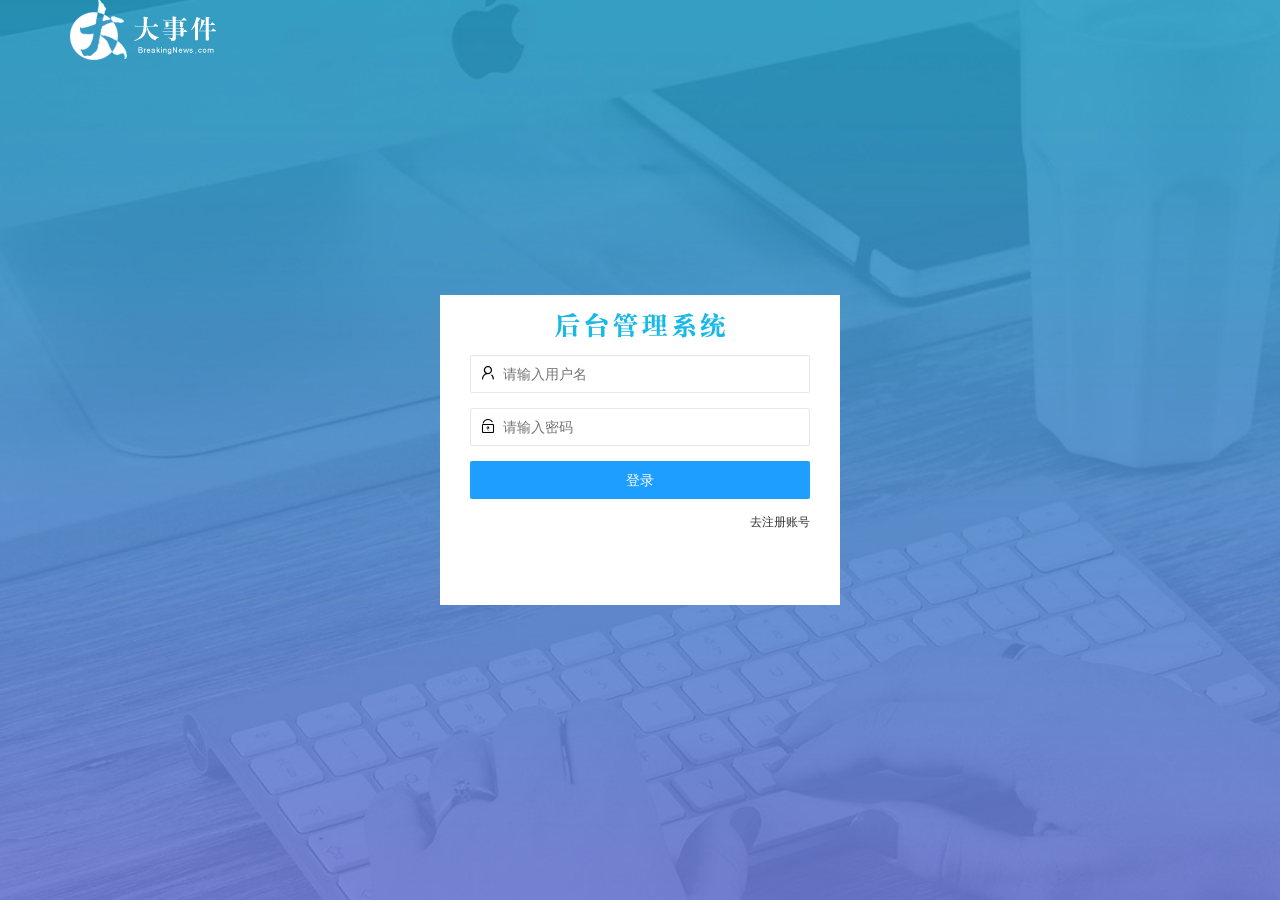
<file: login.html>
<!DOCTYPE html>
<html lang="en">

<head>
    <meta charset="UTF-8" />
    <meta name="viewport" content="width=device-width, initial-scale=1.0" />
    <title>大事件-登录/注册</title>
    <!-- 导入 LayUI 的样式 -->
    <link rel="stylesheet" href="/assets/lib/layui/css/layui.css" />
    <!-- 导入自己的样式表 -->
    <link rel="stylesheet" href="/assets/css/login.css" />
</head>

<body>
    <!-- 头部的 Logo 区域 -->
    <div class="layui-main">
        <img src="/assets/images/logo.png" alt="" />
    </div>

    <!-- 登录注册区域 -->
    <div class="loginAndRegBox">
        <div class="title-box"></div>
        <!-- 登录的div -->
        <div class="login-box">
            <!-- 登录的表单 -->
            <form class="layui-form" id="form_login">
                <!-- 用户名 -->
                <div class="layui-form-item">
                    <i class="layui-icon layui-icon-username"></i>
                    <input type="text" name="username" required lay-verify="required" placeholder="请输入用户名" autocomplete="off" class="layui-input" />
                </div>
                <!-- 密码 -->
                <div class="layui-form-item">
                    <i class="layui-icon layui-icon-password"></i>
                    <input type="password" name="password" required lay-verify="required|pwd" placeholder="请输入密码" autocomplete="off" class="layui-input" />
                </div>
                <!-- 登录按钮 -->
                <div class="layui-form-item">
                    <!-- 注意：表单提交按钮和普通按钮的区别，就是 lay-submit 属性 -->
                    <button class="layui-btn layui-btn-fluid layui-btn-normal" lay-submit>登录</button>
                </div>
                <div class="layui-form-item links">
                    <a href="javascript:;" id="link_reg">去注册账号</a>
                </div>
            </form>
        </div>
        <!-- 注册的div -->
        <div class="reg-box">
            <!-- 注册的表单 -->
            <form class="layui-form" id="form_reg">
                <!-- 用户名 -->
                <div class="layui-form-item">
                    <i class="layui-icon layui-icon-username"></i>
                    <input type="text" name="username" required lay-verify="required" placeholder="请输入用户名" autocomplete="off" class="layui-input" />
                </div>
                <!-- 密码 -->
                <div class="layui-form-item">
                    <i class="layui-icon layui-icon-password"></i>
                    <input type="password" name="password" required lay-verify="required|pwd" placeholder="请输入密码" autocomplete="off" class="layui-input" />
                </div>
                <!-- 密码确认框 -->
                <div class="layui-form-item">
                    <i class="layui-icon layui-icon-password"></i>
                    <input type="password" name="repassword" required lay-verify="required|pwd|repwd" placeholder="再次确认密码" autocomplete="off" class="layui-input" />
                </div>
                <!-- 注册按钮 -->
                <div class="layui-form-item">
                    <!-- 注意：表单提交按钮和普通按钮的区别，就是 lay-submit 属性 -->
                    <button class="layui-btn layui-btn-fluid layui-btn-normal" lay-submit>注册</button>
                </div>
                <div class="layui-form-item links">
                    <a href="javascript:;" id="link_login">去登录</a>
                </div>
            </form>
        </div>
    </div>

    <!-- 导入 Layui 的JS文件 -->
    <script src="/assets/lib/layui/layui.all.js"></script>
    <!-- 导入 JQuery -->
    <script src="/assets/lib/jquery.js"></script>
    <!-- 导入自己封装的 baseAPI.js -->
    <script src="/assets/js/baseAPI.js"></script>
    <!-- 导入自己的 JavaScript 脚本 -->
    <script src="/assets/js/login.js"></script>
</body>

</html>
</file>
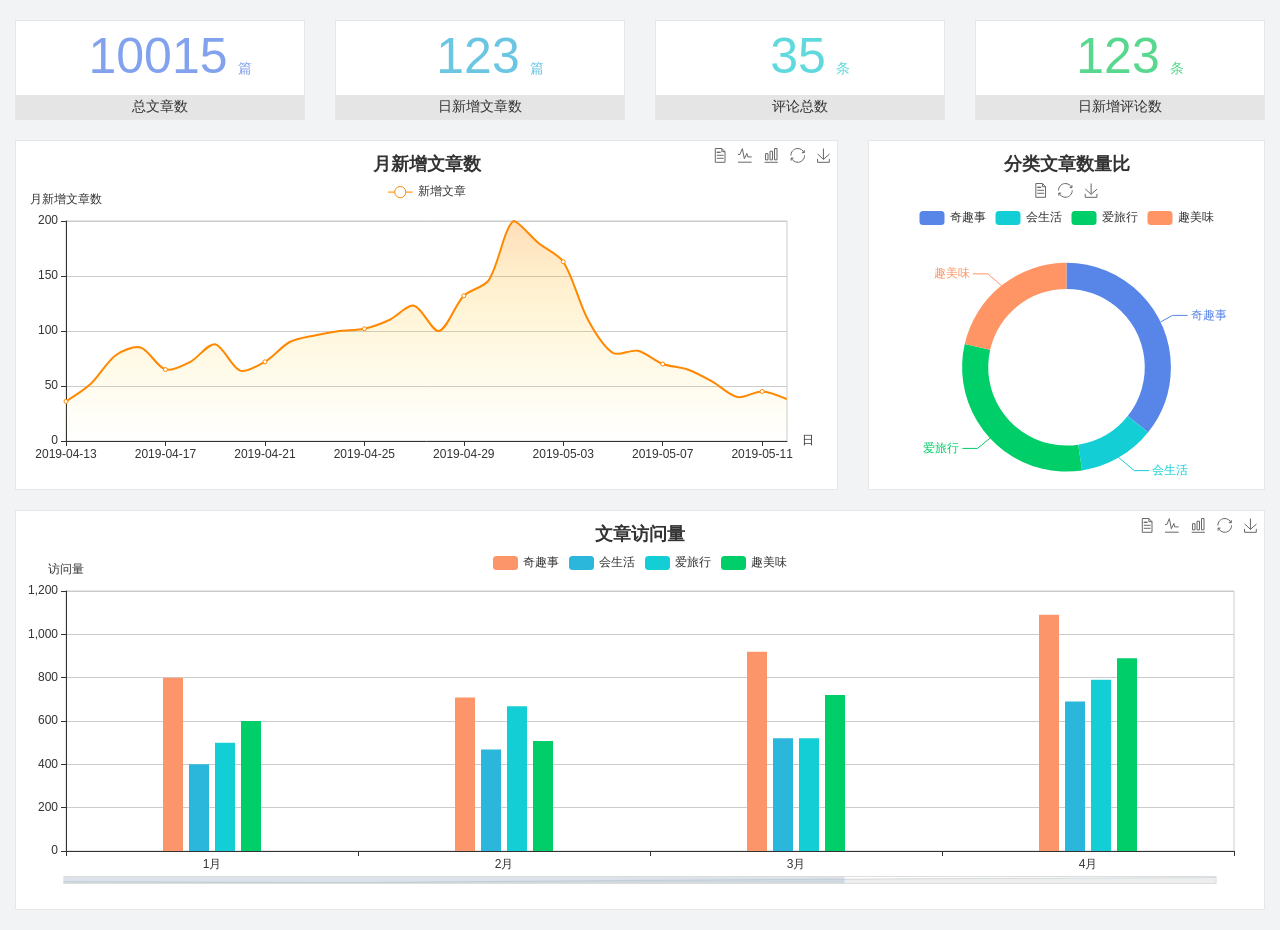
<file: home/dashboard.html>
<!DOCTYPE html>
<html lang="en">

<head>
  <meta charset="UTF-8">
  <meta name="viewport" content="width=device-width, initial-scale=1.0">
  <meta http-equiv="X-UA-Compatible" content="ie=edge">
  <title>图表统计</title>
  <link rel="stylesheet" href="../../assets/lib/bootstrap.css" />
  <link rel="stylesheet" href="../../assets/lib/main.css" />
  <script src="../../assets/lib/jquery.js"></script>
  <script type="text/javascript" src="../../assets/lib/echarts.min.js"></script>
</head>

<body>
  <div class="container-fluid">
    <div class="row spannel_list">
      <div class="col-sm-3 col-xs-6">
        <div class="spannel">
          <em>10015</em><span>篇</span>
          <b>总文章数</b>
        </div>
      </div>
      <div class="col-sm-3 col-xs-6">
        <div class="spannel scolor01">
          <em>123</em><span>篇</span>
          <b>日新增文章数</b>
        </div>
      </div>
      <div class="col-sm-3 col-xs-6">
        <div class="spannel scolor02">
          <em>35</em><span>条</span>
          <b>评论总数</b>
        </div>
      </div>
      <div class="col-sm-3 col-xs-6">
        <div class="spannel scolor03">
          <em>123</em><span>条</span>
          <b>日新增评论数</b>
        </div>
      </div>
    </div>
  </div>

  <div class="container-fluid">
    <div class="row curve-pie">
      <div class="col-lg-8 col-md-8">
        <div class="gragh_pannel" id="curve_show"></div>
      </div>
      <div class="col-lg-4 col-md-4">
        <div class="gragh_pannel" id="pie_show"></div>
      </div>
    </div>
  </div>

  <div class="container-fluid">
    <div class="column_pannel" id="column_show"></div>
  </div>

  <script>
    var oChart = echarts.init(document.getElementById('curve_show'));
    var aList_all = [
      { 'count': 36, 'date': '2019-04-13' },
      { 'count': 52, 'date': '2019-04-14' },
      { 'count': 78, 'date': '2019-04-15' },
      { 'count': 85, 'date': '2019-04-16' },
      { 'count': 65, 'date': '2019-04-17' },
      { 'count': 72, 'date': '2019-04-18' },
      { 'count': 88, 'date': '2019-04-19' },
      { 'count': 64, 'date': '2019-04-20' },
      { 'count': 72, 'date': '2019-04-21' },
      { 'count': 90, 'date': '2019-04-22' },
      { 'count': 96, 'date': '2019-04-23' },
      { 'count': 100, 'date': '2019-04-24' },
      { 'count': 102, 'date': '2019-04-25' },
      { 'count': 110, 'date': '2019-04-26' },
      { 'count': 123, 'date': '2019-04-27' },
      { 'count': 100, 'date': '2019-04-28' },
      { 'count': 132, 'date': '2019-04-29' },
      { 'count': 146, 'date': '2019-04-30' },
      { 'count': 200, 'date': '2019-05-01' },
      { 'count': 180, 'date': '2019-05-02' },
      { 'count': 163, 'date': '2019-05-03' },
      { 'count': 110, 'date': '2019-05-04' },
      { 'count': 80, 'date': '2019-05-05' },
      { 'count': 82, 'date': '2019-05-06' },
      { 'count': 70, 'date': '2019-05-07' },
      { 'count': 65, 'date': '2019-05-08' },
      { 'count': 54, 'date': '2019-05-09' },
      { 'count': 40, 'date': '2019-05-10' },
      { 'count': 45, 'date': '2019-05-11' },
      { 'count': 38, 'date': '2019-05-12' },
    ];

    let aCount = [];
    let aDate = [];

    for (var i = 0; i < aList_all.length; i++) {
      aCount.push(aList_all[i].count);
      aDate.push(aList_all[i].date);
    }

    var chartopt = {
      title: {
        text: '月新增文章数',
        left: 'center',
        top: '10'
      },
      tooltip: {
        trigger: 'axis'
      },
      legend: {
        data: ['新增文章'],
        top: '40'
      },
      toolbox: {
        show: true,
        feature: {
          mark: { show: true },
          dataView: { show: true, readOnly: false },
          magicType: { show: true, type: ['line', 'bar'] },
          restore: { show: true },
          saveAsImage: { show: true }
        }
      },
      calculable: true,
      xAxis: [
        {
          name: '日',
          type: 'category',
          boundaryGap: false,
          data: aDate
        }
      ],
      yAxis: [
        {
          name: '月新增文章数',
          type: 'value'
        }
      ],
      series: [
        {
          name: '新增文章',
          type: 'line',
          smooth: true,
          itemStyle: { normal: { areaStyle: { type: 'default' }, color: '#f80' }, lineStyle: { color: '#f80' } },
          data: aCount
        }],
      areaStyle: {
        normal: {
          color: new echarts.graphic.LinearGradient(0, 0, 0, 1, [{
            offset: 0,
            color: 'rgba(255,136,0,0.39)'
          }, {
            offset: .34,
            color: 'rgba(255,180,0,0.25)'
          }, {
            offset: 1,
            color: 'rgba(255,222,0,0.00)'
          }])

        }
      },
      grid: {
        show: true,
        x: 50,
        x2: 50,
        y: 80,
        height: 220
      }
    };

    oChart.setOption(chartopt);


    var oPie = echarts.init(document.getElementById('pie_show'));
    var oPieopt =
    {
      title: {
        top: 10,
        text: '分类文章数量比',
        x: 'center'
      },
      tooltip: {
        trigger: 'item',
        formatter: "{a} <br/>{b} : {c} ({d}%)"
      },
      color: ['#5885e8', '#13cfd5', '#00ce68', '#ff9565'],
      legend: {
        x: 'center',
        top: 65,
        data: ['奇趣事', '会生活', '爱旅行', '趣美味']
      },
      toolbox: {
        show: true,
        x: 'center',
        top: 35,
        feature: {
          mark: { show: true },
          dataView: { show: true, readOnly: false },
          magicType: {
            show: true,
            type: ['pie', 'funnel'],
            option: {
              funnel: {
                x: '25%',
                width: '50%',
                funnelAlign: 'left',
                max: 1548
              }
            }
          },
          restore: { show: true },
          saveAsImage: { show: true }
        }
      },
      calculable: true,
      series: [
        {
          name: '访问来源',
          type: 'pie',
          radius: ['45%', '60%'],
          center: ['50%', '65%'],
          data: [
            { value: 300, name: '奇趣事' },
            { value: 100, name: '会生活' },
            { value: 260, name: '爱旅行' },
            { value: 180, name: '趣美味' }
          ]
        }
      ]
    };
    oPie.setOption(oPieopt);



    var oColumn = this.echarts.init(document.getElementById('column_show'));
    var oColumnopt =
    {
      title: {
        text: '文章访问量',
        left: 'center',
        top: '10'
      },
      tooltip: {
        trigger: 'axis'
      },
      legend: {
        data: ['奇趣事', '会生活', '爱旅行', '趣美味'],
        top: '40'
      },
      toolbox: {
        show: true,
        feature: {
          mark: { show: true },
          dataView: { show: true, readOnly: false },
          magicType: { show: true, type: ['line', 'bar'] },
          restore: { show: true },
          saveAsImage: { show: true }
        }
      },
      calculable: true,
      xAxis: [
        {
          type: 'category',
          data: ['1月', '2月', '3月', '4月', '5月']
        }
      ],
      yAxis: [
        {
          name: '访问量',
          type: 'value'
        }
      ],
      series: [
        {
          name: '奇趣事',
          type: 'bar',
          barWidth: 20,
          itemStyle: {
            normal: { areaStyle: { type: 'default' }, color: '#fd956a' }
          },
          data: [800, 708, 920, 1090, 1200]
        },
        {
          name: '会生活',
          type: 'bar',
          barWidth: 20,
          itemStyle: {
            normal: { areaStyle: { type: 'default' }, color: '#2bb6db' }
          },
          data: [400, 468, 520, 690, 800]
        },
        {
          name: '爱旅行',
          type: 'bar',
          barWidth: 20,
          itemStyle: {
            normal: { areaStyle: { type: 'default' }, color: '#13cfd5' }
          },
          data: [500, 668, 520, 790, 900]
        },
        {
          name: '趣美味',
          type: 'bar',
          barWidth: 20,
          itemStyle: {
            normal: { areaStyle: { type: 'default' }, color: '#00ce68' }
          },
          data: [600, 508, 720, 890, 1000]
        }
      ],
      grid: {
        show: true,
        x: 50,
        x2: 30,
        y: 80,
        height: 260
      },
      dataZoom: [//给x轴设置滚动条
        {
          start: 0,//默认为0
          end: 100 - 1000 / 31,//默认为100
          type: 'slider',
          show: true,
          xAxisIndex: [0],
          handleSize: 0,//滑动条的 左右2个滑动条的大小
          height: 8,//组件高度
          left: 45, //左边的距离
          right: 50,//右边的距离
          bottom: 26,//右边的距离
          handleColor: '#ddd',//h滑动图标的颜色
          handleStyle: {
            borderColor: "#cacaca",
            borderWidth: "1",
            shadowBlur: 2,
            background: "#ddd",
            shadowColor: "#ddd",
          }
        }]
    };
    oColumn.setOption(oColumnopt);
  </script>
</body>

</html>
</file>
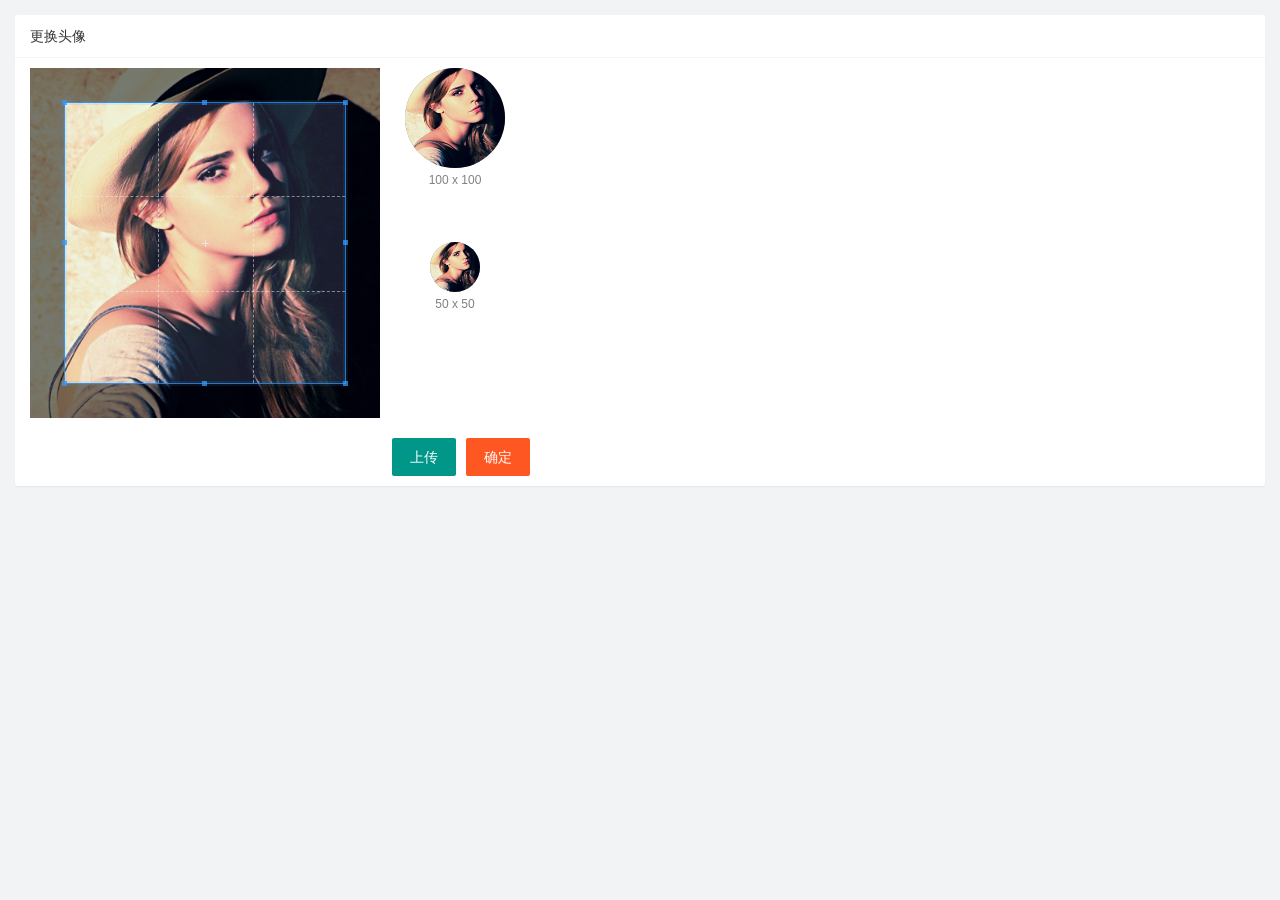
<file: user/user_avatar.html>
<!DOCTYPE html>
<html lang="en">
  <head>
    <meta charset="UTF-8" />
    <meta name="viewport" content="width=device-width, initial-scale=1.0" />
    <title>Document</title>
    <link rel="stylesheet" href="/assets/lib/layui/css/layui.css" />
    <link rel="stylesheet" href="/assets/lib/cropper/cropper.css" />
    <link rel="stylesheet" href="/assets/css/user/user_avatar.css" />
  </head>
  <body>
    <!-- 卡片区域 -->
    <div class="layui-card">
      <div class="layui-card-header">更换头像</div>
      <div class="layui-card-body">
        <!-- 第一行的图片裁剪和预览区域 -->
        <div class="row1">
          <!-- 图片裁剪区域 -->
          <div class="cropper-box">
            <!-- 这个 img 标签很重要，将来会把它初始化为裁剪区域 -->
            <img id="image" src="/assets/images/sample.jpg" />
          </div>
          <!-- 图片的预览区域 -->
          <div class="preview-box">
            <div>
              <!-- 宽高为 100px 的预览区域 -->
              <div class="img-preview w100"></div>
              <p class="size">100 x 100</p>
            </div>
            <div>
              <!-- 宽高为 50px 的预览区域 -->
              <div class="img-preview w50"></div>
              <p class="size">50 x 50</p>
            </div>
          </div>
        </div>

        <!-- 第二行的按钮区域 -->
        <div class="row2">
          <!-- 通过 accept 属性，可以指定，允许用户选择什么类型的文件 -->
          <input type="file" id="file" accept="image/png,image/jpeg" />
          <button type="button" class="layui-btn" id="btnChooseImage">上传</button>
          <button type="button" class="layui-btn layui-btn-danger" id="btnUpload">确定</button>
        </div>
      </div>
    </div>

    <script src="/assets/lib/layui/layui.all.js"></script>
    <script src="/assets/lib/jquery.js"></script>
    <script src="/assets/lib/cropper/Cropper.js"></script>
    <script src="/assets/lib/cropper/jquery-cropper.js"></script>
    <script src="/assets/js/baseAPI.js"></script>
    <script src="/assets/js/user/user_avatar.js"></script>
  </body>
</html>
</file>
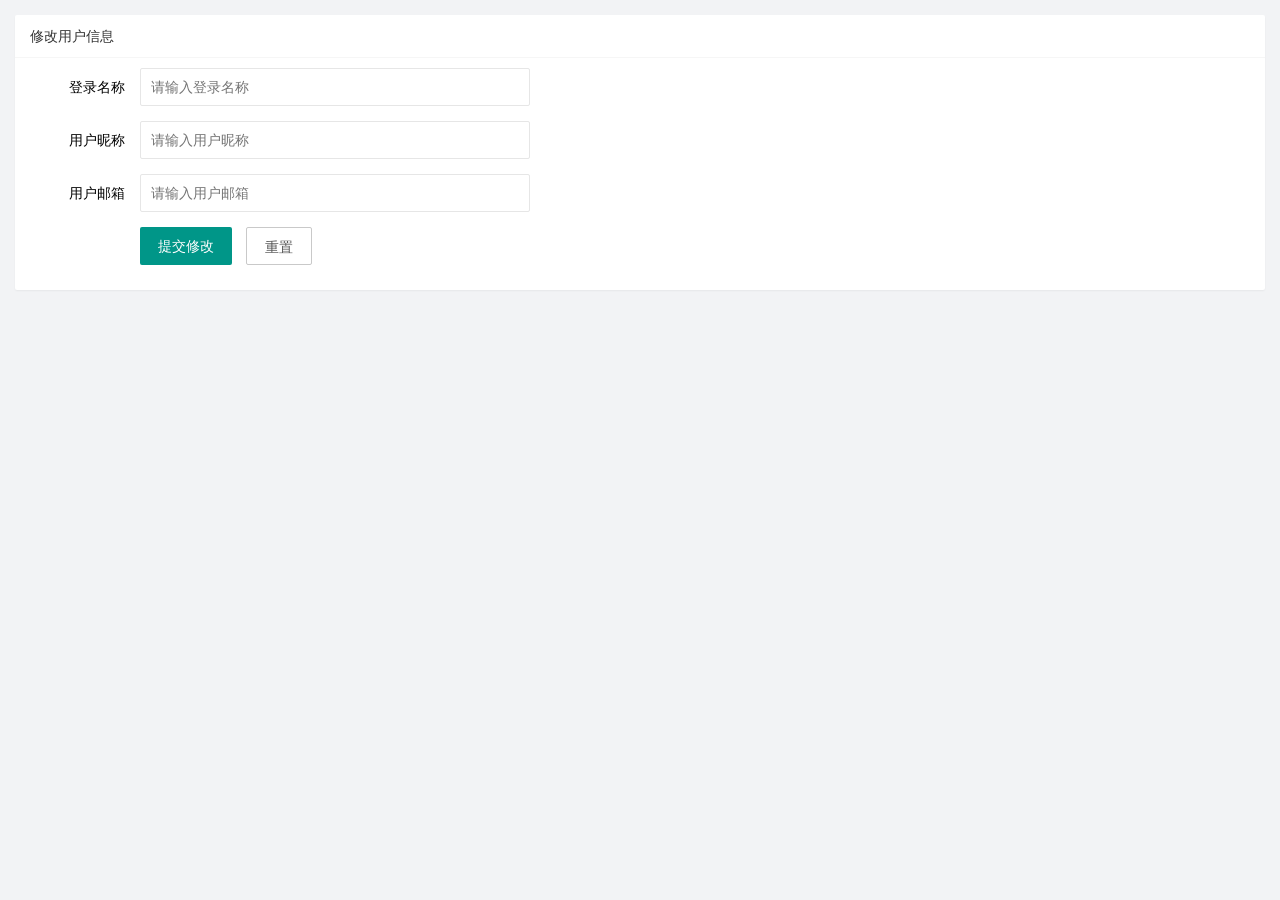
<file: user/user_info.html>
<!DOCTYPE html>
<html lang="en">
  <head>
    <meta charset="UTF-8" />
    <meta name="viewport" content="width=device-width, initial-scale=1.0" />
    <title>Document</title>
    <!-- 导入 layui 的样式 -->
    <link rel="stylesheet" href="/assets/lib/layui/css/layui.css" />
    <!-- 导入自己的样式 -->
    <link rel="stylesheet" href="/assets/css/user/user_info.css" />
  </head>
  <body>
    <!-- 卡片区域 -->
    <div class="layui-card">
      <div class="layui-card-header">修改用户信息</div>
      <div class="layui-card-body">
        <!-- form 表单区域 -->
        <form class="layui-form" lay-filter="formUserInfo">
          <!-- 这是隐藏域 -->
          <input type="hidden" name="id" value="" />
          <div class="layui-form-item">
            <label class="layui-form-label">登录名称</label>
            <div class="layui-input-block">
              <input type="text" name="username" required lay-verify="required" placeholder="请输入登录名称" autocomplete="off" class="layui-input" readonly />
            </div>
          </div>
          <div class="layui-form-item">
            <label class="layui-form-label">用户昵称</label>
            <div class="layui-input-block">
              <input type="text" name="nickname" required lay-verify="required|nickname" placeholder="请输入用户昵称" autocomplete="off" class="layui-input" />
            </div>
          </div>
          <div class="layui-form-item">
            <label class="layui-form-label">用户邮箱</label>
            <div class="layui-input-block">
              <input type="text" name="email" required lay-verify="required|email" placeholder="请输入用户邮箱" autocomplete="off" class="layui-input" />
            </div>
          </div>
          <div class="layui-form-item">
            <div class="layui-input-block">
              <button class="layui-btn" lay-submit lay-filter="formDemo">提交修改</button>
              <button type="reset" class="layui-btn layui-btn-primary" id="btnReset">重置</button>
            </div>
          </div>
        </form>
      </div>
    </div>

    <!-- 导入 layui 的 js -->
    <script src="/assets/lib/layui/layui.all.js"></script>
    <!-- 导入 jquery -->
    <script src="/assets/lib/jquery.js"></script>
    <!-- 导入 baseAPI -->
    <script src="/assets/js/baseAPI.js"></script>
    <!-- 导入自己的 js -->
    <script src="/assets/js/user/user_info.js"></script>
  </body>
</html>
</file>
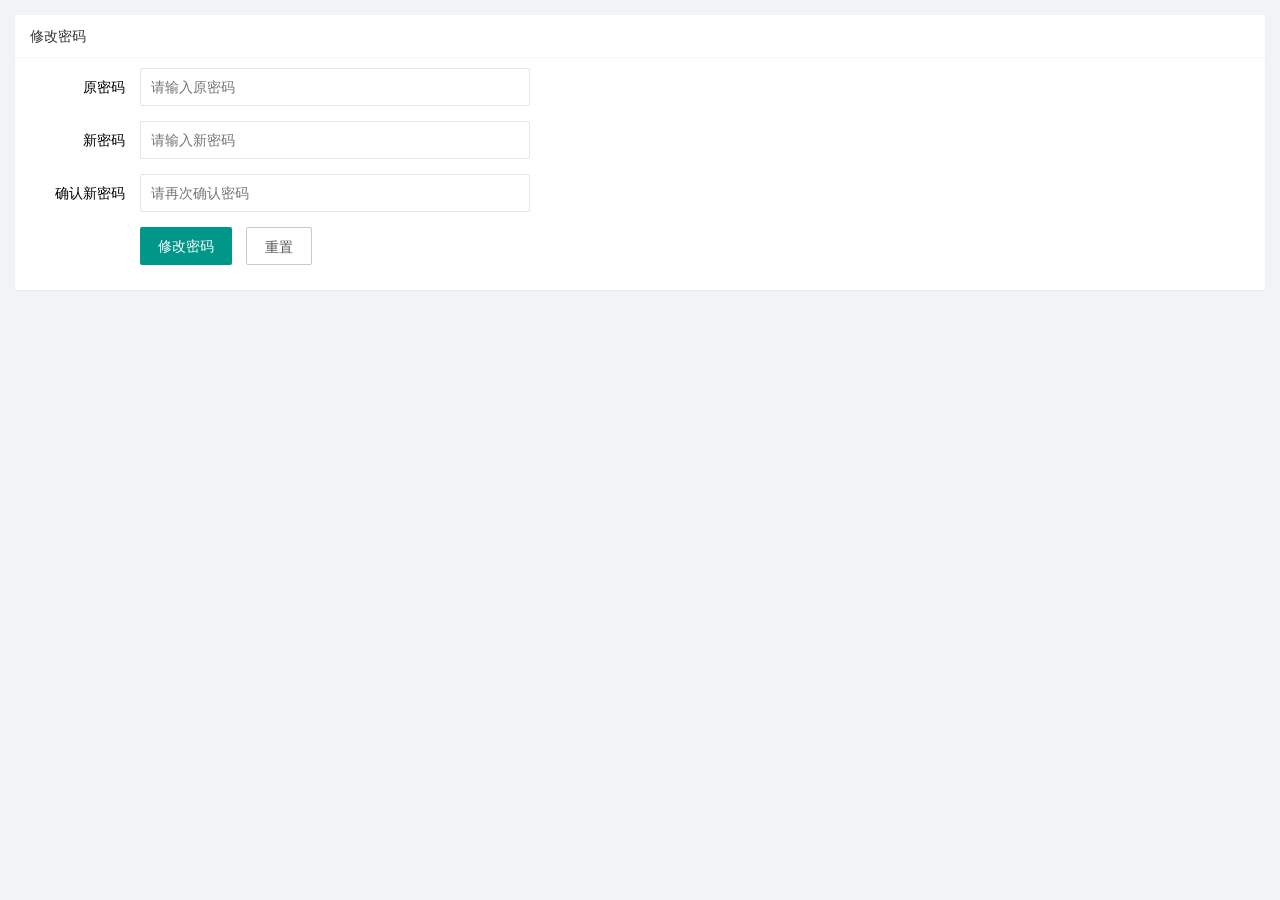
<file: user/user_pwd.html>
<!DOCTYPE html>
<html lang="en">
  <head>
    <meta charset="UTF-8" />
    <meta name="viewport" content="width=device-width, initial-scale=1.0" />
    <title>Document</title>
    <link rel="stylesheet" href="/assets/lib/layui/css/layui.css" />
    <link rel="stylesheet" href="/assets/css/user/user_pwd.css" />
  </head>
  <body>
    <!-- 卡片区域 -->
    <div class="layui-card">
      <div class="layui-card-header">修改密码</div>
      <div class="layui-card-body">
        <form class="layui-form">
          <div class="layui-form-item">
            <label class="layui-form-label">原密码</label>
            <div class="layui-input-block">
              <input type="password" name="oldPwd" required lay-verify="required|pwd" placeholder="请输入原密码" autocomplete="off" class="layui-input" />
            </div>
          </div>
          <div class="layui-form-item">
            <label class="layui-form-label">新密码</label>
            <div class="layui-input-block">
              <input type="password" name="newPwd" required lay-verify="required|pwd|samePwd" placeholder="请输入新密码" autocomplete="off" class="layui-input" />
            </div>
          </div>
          <div class="layui-form-item">
            <label class="layui-form-label">确认新密码</label>
            <div class="layui-input-block">
              <input type="password" name="rePwd" required lay-verify="required|pwd|rePwd" placeholder="请再次确认密码" autocomplete="off" class="layui-input" />
            </div>
          </div>
          <div class="layui-form-item">
            <div class="layui-input-block">
              <button class="layui-btn" lay-submit lay-filter="formDemo">修改密码</button>
              <button type="reset" class="layui-btn layui-btn-primary">重置</button>
            </div>
          </div>
        </form>
      </div>
    </div>

    <!-- 导入 layui 的 js -->
    <script src="/assets/lib/layui/layui.all.js"></script>
    <!-- 导入 jQuery -->
    <script src="/assets/lib/jquery.js"></script>
    <!-- 导入 baseAPI -->
    <script src="/assets/js/baseAPI.js"></script>
    <!-- 导入自己的 js -->
    <script src="/assets/js/user/user_pwd.js"></script>
  </body>
</html>
</file>
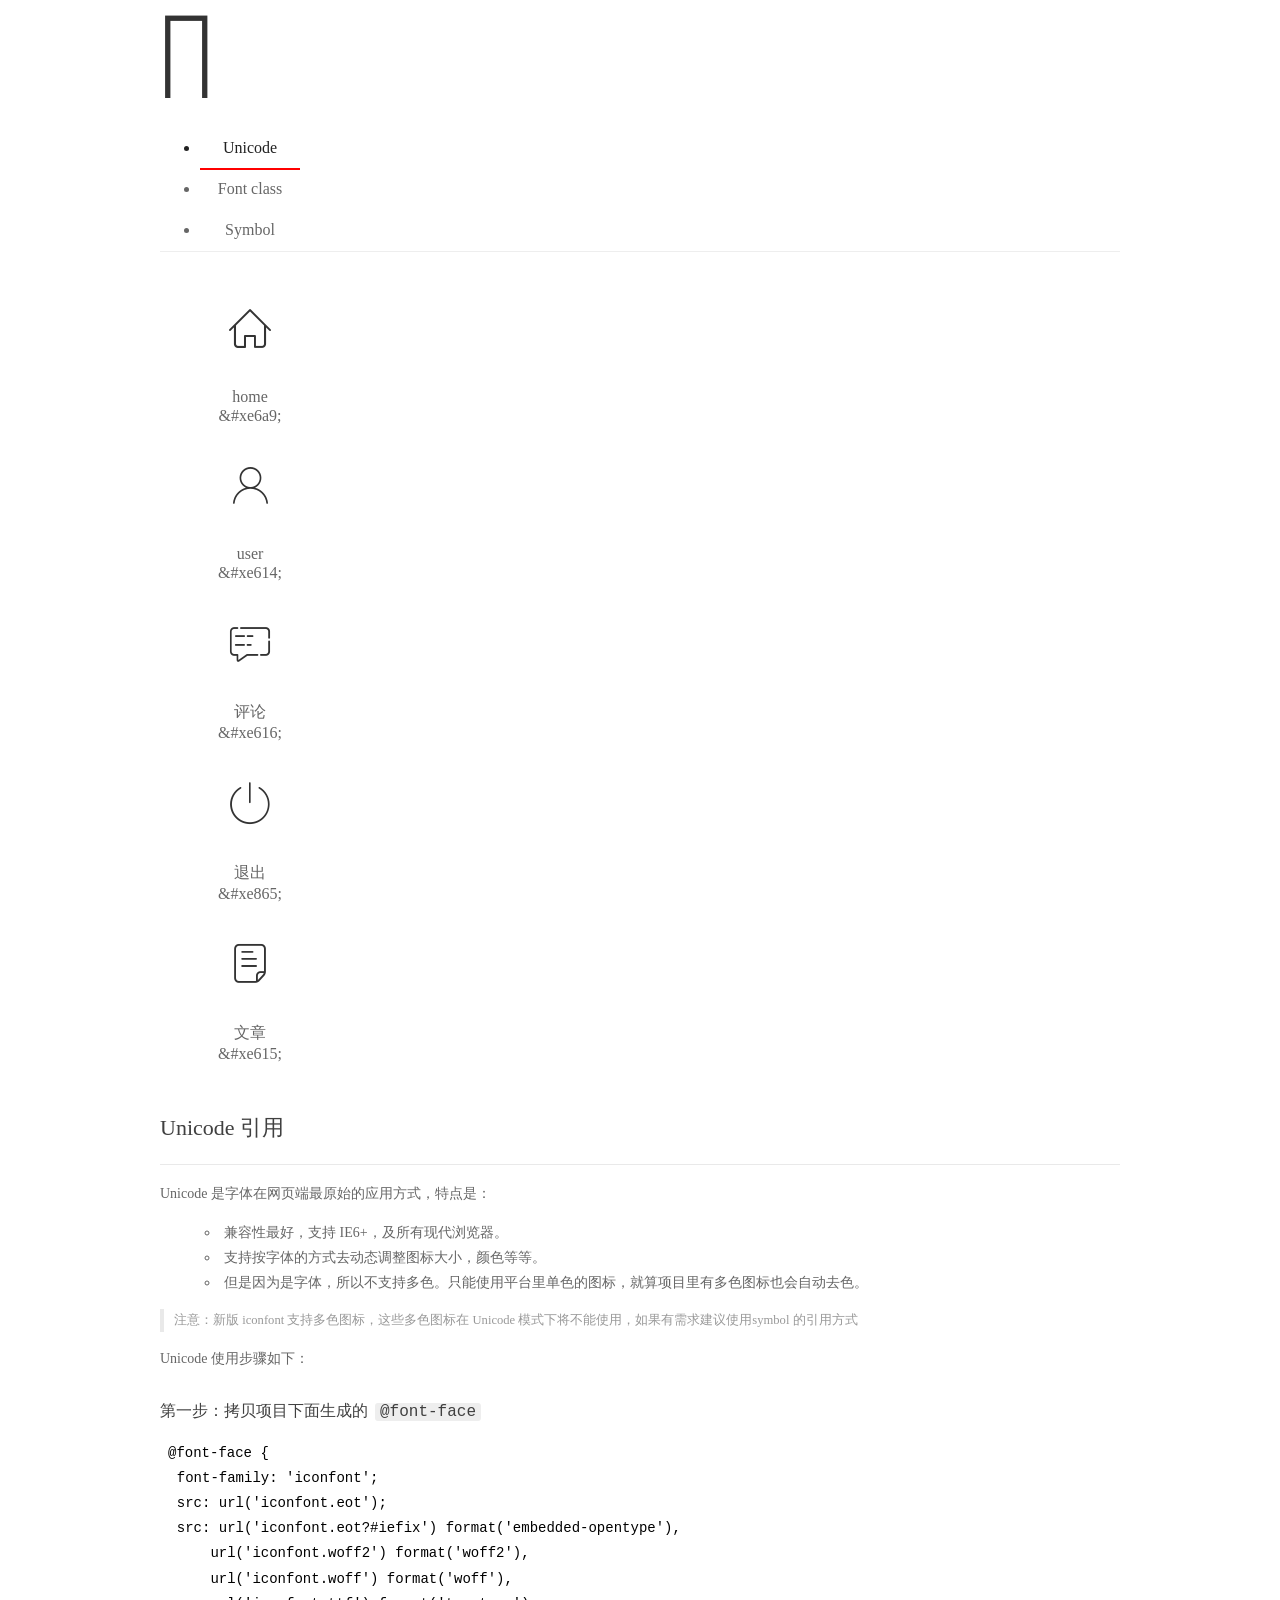
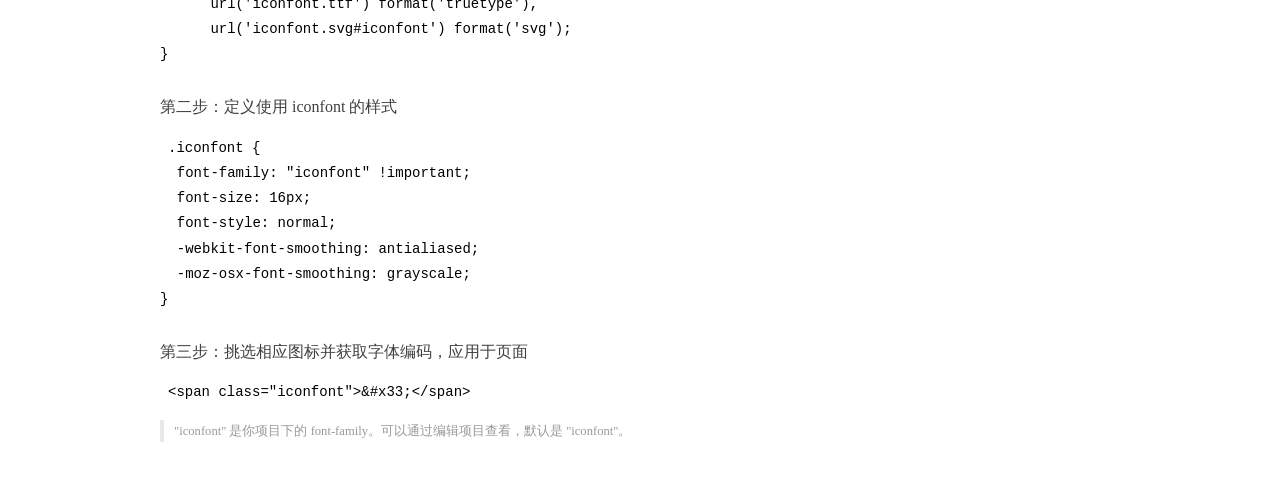
<file: assets/fonts/demo_index.html>
<!DOCTYPE html>
<html>
<head>
  <meta charset="utf-8"/>
  <title>IconFont Demo</title>
  <link rel="shortcut icon" href="https://gtms04.alicdn.com/tps/i4/TB1_oz6GVXXXXaFXpXXJDFnIXXX-64-64.ico" type="image/x-icon"/>
  <link rel="stylesheet" href="https://g.alicdn.com/thx/cube/1.3.2/cube.min.css">
  <link rel="stylesheet" href="demo.css">
  <link rel="stylesheet" href="iconfont.css">
  <script src="iconfont.js"></script>
  <!-- jQuery -->
  <script src="https://a1.alicdn.com/oss/uploads/2018/12/26/7bfddb60-08e8-11e9-9b04-53e73bb6408b.js"></script>
  <!-- 代码高亮 -->
  <script src="https://a1.alicdn.com/oss/uploads/2018/12/26/a3f714d0-08e6-11e9-8a15-ebf944d7534c.js"></script>
</head>
<body>
  <div class="main">
    <h1 class="logo"><a href="https://www.iconfont.cn/" title="iconfont 首页" target="_blank">&#xe86b;</a></h1>
    <div class="nav-tabs">
      <ul id="tabs" class="dib-box">
        <li class="dib active"><span>Unicode</span></li>
        <li class="dib"><span>Font class</span></li>
        <li class="dib"><span>Symbol</span></li>
      </ul>
      
    </div>
    <div class="tab-container">
      <div class="content unicode" style="display: block;">
          <ul class="icon_lists dib-box">
          
            <li class="dib">
              <span class="icon iconfont">&#xe6a9;</span>
                <div class="name">home</div>
                <div class="code-name">&amp;#xe6a9;</div>
              </li>
          
            <li class="dib">
              <span class="icon iconfont">&#xe614;</span>
                <div class="name">user</div>
                <div class="code-name">&amp;#xe614;</div>
              </li>
          
            <li class="dib">
              <span class="icon iconfont">&#xe616;</span>
                <div class="name">评论</div>
                <div class="code-name">&amp;#xe616;</div>
              </li>
          
            <li class="dib">
              <span class="icon iconfont">&#xe865;</span>
                <div class="name">退出</div>
                <div class="code-name">&amp;#xe865;</div>
              </li>
          
            <li class="dib">
              <span class="icon iconfont">&#xe615;</span>
                <div class="name">文章</div>
                <div class="code-name">&amp;#xe615;</div>
              </li>
          
          </ul>
          <div class="article markdown">
          <h2 id="unicode-">Unicode 引用</h2>
          <hr>

          <p>Unicode 是字体在网页端最原始的应用方式，特点是：</p>
          <ul>
            <li>兼容性最好，支持 IE6+，及所有现代浏览器。</li>
            <li>支持按字体的方式去动态调整图标大小，颜色等等。</li>
            <li>但是因为是字体，所以不支持多色。只能使用平台里单色的图标，就算项目里有多色图标也会自动去色。</li>
          </ul>
          <blockquote>
            <p>注意：新版 iconfont 支持多色图标，这些多色图标在 Unicode 模式下将不能使用，如果有需求建议使用symbol 的引用方式</p>
          </blockquote>
          <p>Unicode 使用步骤如下：</p>
          <h3 id="-font-face">第一步：拷贝项目下面生成的 <code>@font-face</code></h3>
<pre><code class="language-css"
>@font-face {
  font-family: 'iconfont';
  src: url('iconfont.eot');
  src: url('iconfont.eot?#iefix') format('embedded-opentype'),
      url('iconfont.woff2') format('woff2'),
      url('iconfont.woff') format('woff'),
      url('iconfont.ttf') format('truetype'),
      url('iconfont.svg#iconfont') format('svg');
}
</code></pre>
          <h3 id="-iconfont-">第二步：定义使用 iconfont 的样式</h3>
<pre><code class="language-css"
>.iconfont {
  font-family: "iconfont" !important;
  font-size: 16px;
  font-style: normal;
  -webkit-font-smoothing: antialiased;
  -moz-osx-font-smoothing: grayscale;
}
</code></pre>
          <h3 id="-">第三步：挑选相应图标并获取字体编码，应用于页面</h3>
<pre>
<code class="language-html"
>&lt;span class="iconfont"&gt;&amp;#x33;&lt;/span&gt;
</code></pre>
          <blockquote>
            <p>"iconfont" 是你项目下的 font-family。可以通过编辑项目查看，默认是 "iconfont"。</p>
          </blockquote>
          </div>
      </div>
      <div class="content font-class">
        <ul class="icon_lists dib-box">
          
          <li class="dib">
            <span class="icon iconfont icon-home"></span>
            <div class="name">
              home
            </div>
            <div class="code-name">.icon-home
            </div>
          </li>
          
          <li class="dib">
            <span class="icon iconfont icon-user"></span>
            <div class="name">
              user
            </div>
            <div class="code-name">.icon-user
            </div>
          </li>
          
          <li class="dib">
            <span class="icon iconfont icon-pinglun"></span>
            <div class="name">
              评论
            </div>
            <div class="code-name">.icon-pinglun
            </div>
          </li>
          
          <li class="dib">
            <span class="icon iconfont icon-tuichu"></span>
            <div class="name">
              退出
            </div>
            <div class="code-name">.icon-tuichu
            </div>
          </li>
          
          <li class="dib">
            <span class="icon iconfont icon-16"></span>
            <div class="name">
              文章
            </div>
            <div class="code-name">.icon-16
            </div>
          </li>
          
        </ul>
        <div class="article markdown">
        <h2 id="font-class-">font-class 引用</h2>
        <hr>

        <p>font-class 是 Unicode 使用方式的一种变种，主要是解决 Unicode 书写不直观，语意不明确的问题。</p>
        <p>与 Unicode 使用方式相比，具有如下特点：</p>
        <ul>
          <li>兼容性良好，支持 IE8+，及所有现代浏览器。</li>
          <li>相比于 Unicode 语意明确，书写更直观。可以很容易分辨这个 icon 是什么。</li>
          <li>因为使用 class 来定义图标，所以当要替换图标时，只需要修改 class 里面的 Unicode 引用。</li>
          <li>不过因为本质上还是使用的字体，所以多色图标还是不支持的。</li>
        </ul>
        <p>使用步骤如下：</p>
        <h3 id="-fontclass-">第一步：引入项目下面生成的 fontclass 代码：</h3>
<pre><code class="language-html">&lt;link rel="stylesheet" href="./iconfont.css"&gt;
</code></pre>
        <h3 id="-">第二步：挑选相应图标并获取类名，应用于页面：</h3>
<pre><code class="language-html">&lt;span class="iconfont icon-xxx"&gt;&lt;/span&gt;
</code></pre>
        <blockquote>
          <p>"
            iconfont" 是你项目下的 font-family。可以通过编辑项目查看，默认是 "iconfont"。</p>
        </blockquote>
      </div>
      </div>
      <div class="content symbol">
          <ul class="icon_lists dib-box">
          
            <li class="dib">
                <svg class="icon svg-icon" aria-hidden="true">
                  <use xlink:href="#icon-home"></use>
                </svg>
                <div class="name">home</div>
                <div class="code-name">#icon-home</div>
            </li>
          
            <li class="dib">
                <svg class="icon svg-icon" aria-hidden="true">
                  <use xlink:href="#icon-user"></use>
                </svg>
                <div class="name">user</div>
                <div class="code-name">#icon-user</div>
            </li>
          
            <li class="dib">
                <svg class="icon svg-icon" aria-hidden="true">
                  <use xlink:href="#icon-pinglun"></use>
                </svg>
                <div class="name">评论</div>
                <div class="code-name">#icon-pinglun</div>
            </li>
          
            <li class="dib">
                <svg class="icon svg-icon" aria-hidden="true">
                  <use xlink:href="#icon-tuichu"></use>
                </svg>
                <div class="name">退出</div>
                <div class="code-name">#icon-tuichu</div>
            </li>
          
            <li class="dib">
                <svg class="icon svg-icon" aria-hidden="true">
                  <use xlink:href="#icon-16"></use>
                </svg>
                <div class="name">文章</div>
                <div class="code-name">#icon-16</div>
            </li>
          
          </ul>
          <div class="article markdown">
          <h2 id="symbol-">Symbol 引用</h2>
          <hr>

          <p>这是一种全新的使用方式，应该说这才是未来的主流，也是平台目前推荐的用法。相关介绍可以参考这篇<a href="">文章</a>
            这种用法其实是做了一个 SVG 的集合，与另外两种相比具有如下特点：</p>
          <ul>
            <li>支持多色图标了，不再受单色限制。</li>
            <li>通过一些技巧，支持像字体那样，通过 <code>font-size</code>, <code>color</code> 来调整样式。</li>
            <li>兼容性较差，支持 IE9+，及现代浏览器。</li>
            <li>浏览器渲染 SVG 的性能一般，还不如 png。</li>
          </ul>
          <p>使用步骤如下：</p>
          <h3 id="-symbol-">第一步：引入项目下面生成的 symbol 代码：</h3>
<pre><code class="language-html">&lt;script src="./iconfont.js"&gt;&lt;/script&gt;
</code></pre>
          <h3 id="-css-">第二步：加入通用 CSS 代码（引入一次就行）：</h3>
<pre><code class="language-html">&lt;style&gt;
.icon {
  width: 1em;
  height: 1em;
  vertical-align: -0.15em;
  fill: currentColor;
  overflow: hidden;
}
&lt;/style&gt;
</code></pre>
          <h3 id="-">第三步：挑选相应图标并获取类名，应用于页面：</h3>
<pre><code class="language-html">&lt;svg class="icon" aria-hidden="true"&gt;
  &lt;use xlink:href="#icon-xxx"&gt;&lt;/use&gt;
&lt;/svg&gt;
</code></pre>
          </div>
      </div>

    </div>
  </div>
  <script>
  $(document).ready(function () {
      $('.tab-container .content:first').show()

      $('#tabs li').click(function (e) {
        var tabContent = $('.tab-container .content')
        var index = $(this).index()

        if ($(this).hasClass('active')) {
          return
        } else {
          $('#tabs li').removeClass('active')
          $(this).addClass('active')

          tabContent.hide().eq(index).fadeIn()
        }
      })
    })
  </script>
</body>
</html>
</file>
<file: assets/lib/layui/css/layui.css>
/** layui-v2.5.5 MIT License By https://www.layui.com */
 .layui-inline,img{display:inline-block;vertical-align:middle}h1,h2,h3,h4,h5,h6{font-weight:400}.layui-edge,.layui-header,.layui-inline,.layui-main{position:relative}.layui-body,.layui-edge,.layui-elip{overflow:hidden}.layui-btn,.layui-edge,.layui-inline,img{vertical-align:middle}.layui-btn,.layui-disabled,.layui-icon,.layui-unselect{-moz-user-select:none;-webkit-user-select:none;-ms-user-select:none}.layui-elip,.layui-form-checkbox span,.layui-form-pane .layui-form-label{text-overflow:ellipsis;white-space:nowrap}.layui-breadcrumb,.layui-tree-btnGroup{visibility:hidden}blockquote,body,button,dd,div,dl,dt,form,h1,h2,h3,h4,h5,h6,input,li,ol,p,pre,td,textarea,th,ul{margin:0;padding:0;-webkit-tap-highlight-color:rgba(0,0,0,0)}a:active,a:hover{outline:0}img{border:none}li{list-style:none}table{border-collapse:collapse;border-spacing:0}h4,h5,h6{font-size:100%}button,input,optgroup,option,select,textarea{font-family:inherit;font-size:inherit;font-style:inherit;font-weight:inherit;outline:0}pre{white-space:pre-wrap;white-space:-moz-pre-wrap;white-space:-pre-wrap;white-space:-o-pre-wrap;word-wrap:break-word}body{line-height:24px;font:14px Helvetica Neue,Helvetica,PingFang SC,Tahoma,Arial,sans-serif}hr{height:1px;margin:10px 0;border:0;clear:both}a{color:#333;text-decoration:none}a:hover{color:#777}a cite{font-style:normal;*cursor:pointer}.layui-border-box,.layui-border-box *{box-sizing:border-box}.layui-box,.layui-box *{box-sizing:content-box}.layui-clear{clear:both;*zoom:1}.layui-clear:after{content:'\20';clear:both;*zoom:1;display:block;height:0}.layui-inline{*display:inline;*zoom:1}.layui-edge{display:inline-block;width:0;height:0;border-width:6px;border-style:dashed;border-color:transparent}.layui-edge-top{top:-4px;border-bottom-color:#999;border-bottom-style:solid}.layui-edge-right{border-left-color:#999;border-left-style:solid}.layui-edge-bottom{top:2px;border-top-color:#999;border-top-style:solid}.layui-edge-left{border-right-color:#999;border-right-style:solid}.layui-disabled,.layui-disabled:hover{color:#d2d2d2!important;cursor:not-allowed!important}.layui-circle{border-radius:100%}.layui-show{display:block!important}.layui-hide{display:none!important}@font-face{font-family:layui-icon;src:url(../font/iconfont.eot?v=250);src:url(../font/iconfont.eot?v=250#iefix) format('embedded-opentype'),url(../font/iconfont.woff2?v=250) format('woff2'),url(../font/iconfont.woff?v=250) format('woff'),url(../font/iconfont.ttf?v=250) format('truetype'),url(../font/iconfont.svg?v=250#layui-icon) format('svg')}.layui-icon{font-family:layui-icon!important;font-size:16px;font-style:normal;-webkit-font-smoothing:antialiased;-moz-osx-font-smoothing:grayscale}.layui-icon-reply-fill:before{content:"\e611"}.layui-icon-set-fill:before{content:"\e614"}.layui-icon-menu-fill:before{content:"\e60f"}.layui-icon-search:before{content:"\e615"}.layui-icon-share:before{content:"\e641"}.layui-icon-set-sm:before{content:"\e620"}.layui-icon-engine:before{content:"\e628"}.layui-icon-close:before{content:"\1006"}.layui-icon-close-fill:before{content:"\1007"}.layui-icon-chart-screen:before{content:"\e629"}.layui-icon-star:before{content:"\e600"}.layui-icon-circle-dot:before{content:"\e617"}.layui-icon-chat:before{content:"\e606"}.layui-icon-release:before{content:"\e609"}.layui-icon-list:before{content:"\e60a"}.layui-icon-chart:before{content:"\e62c"}.layui-icon-ok-circle:before{content:"\1005"}.layui-icon-layim-theme:before{content:"\e61b"}.layui-icon-table:before{content:"\e62d"}.layui-icon-right:before{content:"\e602"}.layui-icon-left:before{content:"\e603"}.layui-icon-cart-simple:before{content:"\e698"}.layui-icon-face-cry:before{content:"\e69c"}.layui-icon-face-smile:before{content:"\e6af"}.layui-icon-survey:before{content:"\e6b2"}.layui-icon-tree:before{content:"\e62e"}.layui-icon-upload-circle:before{content:"\e62f"}.layui-icon-add-circle:before{content:"\e61f"}.layui-icon-download-circle:before{content:"\e601"}.layui-icon-templeate-1:before{content:"\e630"}.layui-icon-util:before{content:"\e631"}.layui-icon-face-surprised:before{content:"\e664"}.layui-icon-edit:before{content:"\e642"}.layui-icon-speaker:before{content:"\e645"}.layui-icon-down:before{content:"\e61a"}.layui-icon-file:before{content:"\e621"}.layui-icon-layouts:before{content:"\e632"}.layui-icon-rate-half:before{content:"\e6c9"}.layui-icon-add-circle-fine:before{content:"\e608"}.layui-icon-prev-circle:before{content:"\e633"}.layui-icon-read:before{content:"\e705"}.layui-icon-404:before{content:"\e61c"}.layui-icon-carousel:before{content:"\e634"}.layui-icon-help:before{content:"\e607"}.layui-icon-code-circle:before{content:"\e635"}.layui-icon-water:before{content:"\e636"}.layui-icon-username:before{content:"\e66f"}.layui-icon-find-fill:before{content:"\e670"}.layui-icon-about:before{content:"\e60b"}.layui-icon-location:before{content:"\e715"}.layui-icon-up:before{content:"\e619"}.layui-icon-pause:before{content:"\e651"}.layui-icon-date:before{content:"\e637"}.layui-icon-layim-uploadfile:before{content:"\e61d"}.layui-icon-delete:before{content:"\e640"}.layui-icon-play:before{content:"\e652"}.layui-icon-top:before{content:"\e604"}.layui-icon-friends:before{content:"\e612"}.layui-icon-refresh-3:before{content:"\e9aa"}.layui-icon-ok:before{content:"\e605"}.layui-icon-layer:before{content:"\e638"}.layui-icon-face-smile-fine:before{content:"\e60c"}.layui-icon-dollar:before{content:"\e659"}.layui-icon-group:before{content:"\e613"}.layui-icon-layim-download:before{content:"\e61e"}.layui-icon-picture-fine:before{content:"\e60d"}.layui-icon-link:before{content:"\e64c"}.layui-icon-diamond:before{content:"\e735"}.layui-icon-log:before{content:"\e60e"}.layui-icon-rate-solid:before{content:"\e67a"}.layui-icon-fonts-del:before{content:"\e64f"}.layui-icon-unlink:before{content:"\e64d"}.layui-icon-fonts-clear:before{content:"\e639"}.layui-icon-triangle-r:before{content:"\e623"}.layui-icon-circle:before{content:"\e63f"}.layui-icon-radio:before{content:"\e643"}.layui-icon-align-center:before{content:"\e647"}.layui-icon-align-right:before{content:"\e648"}.layui-icon-align-left:before{content:"\e649"}.layui-icon-loading-1:before{content:"\e63e"}.layui-icon-return:before{content:"\e65c"}.layui-icon-fonts-strong:before{content:"\e62b"}.layui-icon-upload:before{content:"\e67c"}.layui-icon-dialogue:before{content:"\e63a"}.layui-icon-video:before{content:"\e6ed"}.layui-icon-headset:before{content:"\e6fc"}.layui-icon-cellphone-fine:before{content:"\e63b"}.layui-icon-add-1:before{content:"\e654"}.layui-icon-face-smile-b:before{content:"\e650"}.layui-icon-fonts-html:before{content:"\e64b"}.layui-icon-form:before{content:"\e63c"}.layui-icon-cart:before{content:"\e657"}.layui-icon-camera-fill:before{content:"\e65d"}.layui-icon-tabs:before{content:"\e62a"}.layui-icon-fonts-code:before{content:"\e64e"}.layui-icon-fire:before{content:"\e756"}.layui-icon-set:before{content:"\e716"}.layui-icon-fonts-u:before{content:"\e646"}.layui-icon-triangle-d:before{content:"\e625"}.layui-icon-tips:before{content:"\e702"}.layui-icon-picture:before{content:"\e64a"}.layui-icon-more-vertical:before{content:"\e671"}.layui-icon-flag:before{content:"\e66c"}.layui-icon-loading:before{content:"\e63d"}.layui-icon-fonts-i:before{content:"\e644"}.layui-icon-refresh-1:before{content:"\e666"}.layui-icon-rmb:before{content:"\e65e"}.layui-icon-home:before{content:"\e68e"}.layui-icon-user:before{content:"\e770"}.layui-icon-notice:before{content:"\e667"}.layui-icon-login-weibo:before{content:"\e675"}.layui-icon-voice:before{content:"\e688"}.layui-icon-upload-drag:before{content:"\e681"}.layui-icon-login-qq:before{content:"\e676"}.layui-icon-snowflake:before{content:"\e6b1"}.layui-icon-file-b:before{content:"\e655"}.layui-icon-template:before{content:"\e663"}.layui-icon-auz:before{content:"\e672"}.layui-icon-console:before{content:"\e665"}.layui-icon-app:before{content:"\e653"}.layui-icon-prev:before{content:"\e65a"}.layui-icon-website:before{content:"\e7ae"}.layui-icon-next:before{content:"\e65b"}.layui-icon-component:before{content:"\e857"}.layui-icon-more:before{content:"\e65f"}.layui-icon-login-wechat:before{content:"\e677"}.layui-icon-shrink-right:before{content:"\e668"}.layui-icon-spread-left:before{content:"\e66b"}.layui-icon-camera:before{content:"\e660"}.layui-icon-note:before{content:"\e66e"}.layui-icon-refresh:before{content:"\e669"}.layui-icon-female:before{content:"\e661"}.layui-icon-male:before{content:"\e662"}.layui-icon-password:before{content:"\e673"}.layui-icon-senior:before{content:"\e674"}.layui-icon-theme:before{content:"\e66a"}.layui-icon-tread:before{content:"\e6c5"}.layui-icon-praise:before{content:"\e6c6"}.layui-icon-star-fill:before{content:"\e658"}.layui-icon-rate:before{content:"\e67b"}.layui-icon-template-1:before{content:"\e656"}.layui-icon-vercode:before{content:"\e679"}.layui-icon-cellphone:before{content:"\e678"}.layui-icon-screen-full:before{content:"\e622"}.layui-icon-screen-restore:before{content:"\e758"}.layui-icon-cols:before{content:"\e610"}.layui-icon-export:before{content:"\e67d"}.layui-icon-print:before{content:"\e66d"}.layui-icon-slider:before{content:"\e714"}.layui-icon-addition:before{content:"\e624"}.layui-icon-subtraction:before{content:"\e67e"}.layui-icon-service:before{content:"\e626"}.layui-icon-transfer:before{content:"\e691"}.layui-main{width:1140px;margin:0 auto}.layui-header{z-index:1000;height:60px}.layui-header a:hover{transition:all .5s;-webkit-transition:all .5s}.layui-side{position:fixed;left:0;top:0;bottom:0;z-index:999;width:200px;overflow-x:hidden}.layui-side-scroll{position:relative;width:220px;height:100%;overflow-x:hidden}.layui-body{position:absolute;left:200px;right:0;top:0;bottom:0;z-index:998;width:auto;overflow-y:auto;box-sizing:border-box}.layui-layout-body{overflow:hidden}.layui-layout-admin .layui-header{background-color:#23262E}.layui-layout-admin .layui-side{top:60px;width:200px;overflow-x:hidden}.layui-layout-admin .layui-body{position:fixed;top:60px;bottom:44px}.layui-layout-admin .layui-main{width:auto;margin:0 15px}.layui-layout-admin .layui-footer{position:fixed;left:200px;right:0;bottom:0;height:44px;line-height:44px;padding:0 15px;background-color:#eee}.layui-layout-admin .layui-logo{position:absolute;left:0;top:0;width:200px;height:100%;line-height:60px;text-align:center;color:#009688;font-size:16px}.layui-layout-admin .layui-header .layui-nav{background:0 0}.layui-layout-left{position:absolute!important;left:200px;top:0}.layui-layout-right{position:absolute!important;right:0;top:0}.layui-container{position:relative;margin:0 auto;padding:0 15px;box-sizing:border-box}.layui-fluid{position:relative;margin:0 auto;padding:0 15px}.layui-row:after,.layui-row:before{content:'';display:block;clear:both}.layui-col-lg1,.layui-col-lg10,.layui-col-lg11,.layui-col-lg12,.layui-col-lg2,.layui-col-lg3,.layui-col-lg4,.layui-col-lg5,.layui-col-lg6,.layui-col-lg7,.layui-col-lg8,.layui-col-lg9,.layui-col-md1,.layui-col-md10,.layui-col-md11,.layui-col-md12,.layui-col-md2,.layui-col-md3,.layui-col-md4,.layui-col-md5,.layui-col-md6,.layui-col-md7,.layui-col-md8,.layui-col-md9,.layui-col-sm1,.layui-col-sm10,.layui-col-sm11,.layui-col-sm12,.layui-col-sm2,.layui-col-sm3,.layui-col-sm4,.layui-col-sm5,.layui-col-sm6,.layui-col-sm7,.layui-col-sm8,.layui-col-sm9,.layui-col-xs1,.layui-col-xs10,.layui-col-xs11,.layui-col-xs12,.layui-col-xs2,.layui-col-xs3,.layui-col-xs4,.layui-col-xs5,.layui-col-xs6,.layui-col-xs7,.layui-col-xs8,.layui-col-xs9{position:relative;display:block;box-sizing:border-box}.layui-col-xs1,.layui-col-xs10,.layui-col-xs11,.layui-col-xs12,.layui-col-xs2,.layui-col-xs3,.layui-col-xs4,.layui-col-xs5,.layui-col-xs6,.layui-col-xs7,.layui-col-xs8,.layui-col-xs9{float:left}.layui-col-xs1{width:8.33333333%}.layui-col-xs2{width:16.66666667%}.layui-col-xs3{width:25%}.layui-col-xs4{width:33.33333333%}.layui-col-xs5{width:41.66666667%}.layui-col-xs6{width:50%}.layui-col-xs7{width:58.33333333%}.layui-col-xs8{width:66.66666667%}.layui-col-xs9{width:75%}.layui-col-xs10{width:83.33333333%}.layui-col-xs11{width:91.66666667%}.layui-col-xs12{width:100%}.layui-col-xs-offset1{margin-left:8.33333333%}.layui-col-xs-offset2{margin-left:16.66666667%}.layui-col-xs-offset3{margin-left:25%}.layui-col-xs-offset4{margin-left:33.33333333%}.layui-col-xs-offset5{margin-left:41.66666667%}.layui-col-xs-offset6{margin-left:50%}.layui-col-xs-offset7{margin-left:58.33333333%}.layui-col-xs-offset8{margin-left:66.66666667%}.layui-col-xs-offset9{margin-left:75%}.layui-col-xs-offset10{margin-left:83.33333333%}.layui-col-xs-offset11{margin-left:91.66666667%}.layui-col-xs-offset12{margin-left:100%}@media screen and (max-width:768px){.layui-hide-xs{display:none!important}.layui-show-xs-block{display:block!important}.layui-show-xs-inline{display:inline!important}.layui-show-xs-inline-block{display:inline-block!important}}@media screen and (min-width:768px){.layui-container{width:750px}.layui-hide-sm{display:none!important}.layui-show-sm-block{display:block!important}.layui-show-sm-inline{display:inline!important}.layui-show-sm-inline-block{display:inline-block!important}.layui-col-sm1,.layui-col-sm10,.layui-col-sm11,.layui-col-sm12,.layui-col-sm2,.layui-col-sm3,.layui-col-sm4,.layui-col-sm5,.layui-col-sm6,.layui-col-sm7,.layui-col-sm8,.layui-col-sm9{float:left}.layui-col-sm1{width:8.33333333%}.layui-col-sm2{width:16.66666667%}.layui-col-sm3{width:25%}.layui-col-sm4{width:33.33333333%}.layui-col-sm5{width:41.66666667%}.layui-col-sm6{width:50%}.layui-col-sm7{width:58.33333333%}.layui-col-sm8{width:66.66666667%}.layui-col-sm9{width:75%}.layui-col-sm10{width:83.33333333%}.layui-col-sm11{width:91.66666667%}.layui-col-sm12{width:100%}.layui-col-sm-offset1{margin-left:8.33333333%}.layui-col-sm-offset2{margin-left:16.66666667%}.layui-col-sm-offset3{margin-left:25%}.layui-col-sm-offset4{margin-left:33.33333333%}.layui-col-sm-offset5{margin-left:41.66666667%}.layui-col-sm-offset6{margin-left:50%}.layui-col-sm-offset7{margin-left:58.33333333%}.layui-col-sm-offset8{margin-left:66.66666667%}.layui-col-sm-offset9{margin-left:75%}.layui-col-sm-offset10{margin-left:83.33333333%}.layui-col-sm-offset11{margin-left:91.66666667%}.layui-col-sm-offset12{margin-left:100%}}@media screen and (min-width:992px){.layui-container{width:970px}.layui-hide-md{display:none!important}.layui-show-md-block{display:block!important}.layui-show-md-inline{display:inline!important}.layui-show-md-inline-block{display:inline-block!important}.layui-col-md1,.layui-col-md10,.layui-col-md11,.layui-col-md12,.layui-col-md2,.layui-col-md3,.layui-col-md4,.layui-col-md5,.layui-col-md6,.layui-col-md7,.layui-col-md8,.layui-col-md9{float:left}.layui-col-md1{width:8.33333333%}.layui-col-md2{width:16.66666667%}.layui-col-md3{width:25%}.layui-col-md4{width:33.33333333%}.layui-col-md5{width:41.66666667%}.layui-col-md6{width:50%}.layui-col-md7{width:58.33333333%}.layui-col-md8{width:66.66666667%}.layui-col-md9{width:75%}.layui-col-md10{width:83.33333333%}.layui-col-md11{width:91.66666667%}.layui-col-md12{width:100%}.layui-col-md-offset1{margin-left:8.33333333%}.layui-col-md-offset2{margin-left:16.66666667%}.layui-col-md-offset3{margin-left:25%}.layui-col-md-offset4{margin-left:33.33333333%}.layui-col-md-offset5{margin-left:41.66666667%}.layui-col-md-offset6{margin-left:50%}.layui-col-md-offset7{margin-left:58.33333333%}.layui-col-md-offset8{margin-left:66.66666667%}.layui-col-md-offset9{margin-left:75%}.layui-col-md-offset10{margin-left:83.33333333%}.layui-col-md-offset11{margin-left:91.66666667%}.layui-col-md-offset12{margin-left:100%}}@media screen and (min-width:1200px){.layui-container{width:1170px}.layui-hide-lg{display:none!important}.layui-show-lg-block{display:block!important}.layui-show-lg-inline{display:inline!important}.layui-show-lg-inline-block{display:inline-block!important}.layui-col-lg1,.layui-col-lg10,.layui-col-lg11,.layui-col-lg12,.layui-col-lg2,.layui-col-lg3,.layui-col-lg4,.layui-col-lg5,.layui-col-lg6,.layui-col-lg7,.layui-col-lg8,.layui-col-lg9{float:left}.layui-col-lg1{width:8.33333333%}.layui-col-lg2{width:16.66666667%}.layui-col-lg3{width:25%}.layui-col-lg4{width:33.33333333%}.layui-col-lg5{width:41.66666667%}.layui-col-lg6{width:50%}.layui-col-lg7{width:58.33333333%}.layui-col-lg8{width:66.66666667%}.layui-col-lg9{width:75%}.layui-col-lg10{width:83.33333333%}.layui-col-lg11{width:91.66666667%}.layui-col-lg12{width:100%}.layui-col-lg-offset1{margin-left:8.33333333%}.layui-col-lg-offset2{margin-left:16.66666667%}.layui-col-lg-offset3{margin-left:25%}.layui-col-lg-offset4{margin-left:33.33333333%}.layui-col-lg-offset5{margin-left:41.66666667%}.layui-col-lg-offset6{margin-left:50%}.layui-col-lg-offset7{margin-left:58.33333333%}.layui-col-lg-offset8{margin-left:66.66666667%}.layui-col-lg-offset9{margin-left:75%}.layui-col-lg-offset10{margin-left:83.33333333%}.layui-col-lg-offset11{margin-left:91.66666667%}.layui-col-lg-offset12{margin-left:100%}}.layui-col-space1{margin:-.5px}.layui-col-space1>*{padding:.5px}.layui-col-space3{margin:-1.5px}.layui-col-space3>*{padding:1.5px}.layui-col-space5{margin:-2.5px}.layui-col-space5>*{padding:2.5px}.layui-col-space8{margin:-3.5px}.layui-col-space8>*{padding:3.5px}.layui-col-space10{margin:-5px}.layui-col-space10>*{padding:5px}.layui-col-space12{margin:-6px}.layui-col-space12>*{padding:6px}.layui-col-space15{margin:-7.5px}.layui-col-space15>*{padding:7.5px}.layui-col-space18{margin:-9px}.layui-col-space18>*{padding:9px}.layui-col-space20{margin:-10px}.layui-col-space20>*{padding:10px}.layui-col-space22{margin:-11px}.layui-col-space22>*{padding:11px}.layui-col-space25{margin:-12.5px}.layui-col-space25>*{padding:12.5px}.layui-col-space30{margin:-15px}.layui-col-space30>*{padding:15px}.layui-btn,.layui-input,.layui-select,.layui-textarea,.layui-upload-button{outline:0;-webkit-appearance:none;transition:all .3s;-webkit-transition:all .3s;box-sizing:border-box}.layui-elem-quote{margin-bottom:10px;padding:15px;line-height:22px;border-left:5px solid #009688;border-radius:0 2px 2px 0;background-color:#f2f2f2}.layui-quote-nm{border-style:solid;border-width:1px 1px 1px 5px;background:0 0}.layui-elem-field{margin-bottom:10px;padding:0;border-width:1px;border-style:solid}.layui-elem-field legend{margin-left:20px;padding:0 10px;font-size:20px;font-weight:300}.layui-field-title{margin:10px 0 20px;border-width:1px 0 0}.layui-field-box{padding:10px 15px}.layui-field-title .layui-field-box{padding:10px 0}.layui-progress{position:relative;height:6px;border-radius:20px;background-color:#e2e2e2}.layui-progress-bar{position:absolute;left:0;top:0;width:0;max-width:100%;height:6px;border-radius:20px;text-align:right;background-color:#5FB878;transition:all .3s;-webkit-transition:all .3s}.layui-progress-big,.layui-progress-big .layui-progress-bar{height:18px;line-height:18px}.layui-progress-text{position:relative;top:-20px;line-height:18px;font-size:12px;color:#666}.layui-progress-big .layui-progress-text{position:static;padding:0 10px;color:#fff}.layui-collapse{border-width:1px;border-style:solid;border-radius:2px}.layui-colla-content,.layui-colla-item{border-top-width:1px;border-top-style:solid}.layui-colla-item:first-child{border-top:none}.layui-colla-title{position:relative;height:42px;line-height:42px;padding:0 15px 0 35px;color:#333;background-color:#f2f2f2;cursor:pointer;font-size:14px;overflow:hidden}.layui-colla-content{display:none;padding:10px 15px;line-height:22px;color:#666}.layui-colla-icon{position:absolute;left:15px;top:0;font-size:14px}.layui-card{margin-bottom:15px;border-radius:2px;background-color:#fff;box-shadow:0 1px 2px 0 rgba(0,0,0,.05)}.layui-card:last-child{margin-bottom:0}.layui-card-header{position:relative;height:42px;line-height:42px;padding:0 15px;border-bottom:1px solid #f6f6f6;color:#333;border-radius:2px 2px 0 0;font-size:14px}.layui-bg-black,.layui-bg-blue,.layui-bg-cyan,.layui-bg-green,.layui-bg-orange,.layui-bg-red{color:#fff!important}.layui-card-body{position:relative;padding:10px 15px;line-height:24px}.layui-card-body[pad15]{padding:15px}.layui-card-body[pad20]{padding:20px}.layui-card-body .layui-table{margin:5px 0}.layui-card .layui-tab{margin:0}.layui-panel-window{position:relative;padding:15px;border-radius:0;border-top:5px solid #E6E6E6;background-color:#fff}.layui-auxiliar-moving{position:fixed;left:0;right:0;top:0;bottom:0;width:100%;height:100%;background:0 0;z-index:9999999999}.layui-form-label,.layui-form-mid,.layui-form-select,.layui-input-block,.layui-input-inline,.layui-textarea{position:relative}.layui-bg-red{background-color:#FF5722!important}.layui-bg-orange{background-color:#FFB800!important}.layui-bg-green{background-color:#009688!important}.layui-bg-cyan{background-color:#2F4056!important}.layui-bg-blue{background-color:#1E9FFF!important}.layui-bg-black{background-color:#393D49!important}.layui-bg-gray{background-color:#eee!important;color:#666!important}.layui-badge-rim,.layui-colla-content,.layui-colla-item,.layui-collapse,.layui-elem-field,.layui-form-pane .layui-form-item[pane],.layui-form-pane .layui-form-label,.layui-input,.layui-layedit,.layui-layedit-tool,.layui-quote-nm,.layui-select,.layui-tab-bar,.layui-tab-card,.layui-tab-title,.layui-tab-title .layui-this:after,.layui-textarea{border-color:#e6e6e6}.layui-timeline-item:before,hr{background-color:#e6e6e6}.layui-text{line-height:22px;font-size:14px;color:#666}.layui-text h1,.layui-text h2,.layui-text h3{font-weight:500;color:#333}.layui-text h1{font-size:30px}.layui-text h2{font-size:24px}.layui-text h3{font-size:18px}.layui-text a:not(.layui-btn){color:#01AAED}.layui-text a:not(.layui-btn):hover{text-decoration:underline}.layui-text ul{padding:5px 0 5px 15px}.layui-text ul li{margin-top:5px;list-style-type:disc}.layui-text em,.layui-word-aux{color:#999!important;padding:0 5px!important}.layui-btn{display:inline-block;height:38px;line-height:38px;padding:0 18px;background-color:#009688;color:#fff;white-space:nowrap;text-align:center;font-size:14px;border:none;border-radius:2px;cursor:pointer}.layui-btn:hover{opacity:.8;filter:alpha(opacity=80);color:#fff}.layui-btn:active{opacity:1;filter:alpha(opacity=100)}.layui-btn+.layui-btn{margin-left:10px}.layui-btn-container{font-size:0}.layui-btn-container .layui-btn{margin-right:10px;margin-bottom:10px}.layui-btn-container .layui-btn+.layui-btn{margin-left:0}.layui-table .layui-btn-container .layui-btn{margin-bottom:9px}.layui-btn-radius{border-radius:100px}.layui-btn .layui-icon{margin-right:3px;font-size:18px;vertical-align:bottom;vertical-align:middle\9}.layui-btn-primary{border:1px solid #C9C9C9;background-color:#fff;color:#555}.layui-btn-primary:hover{border-color:#009688;color:#333}.layui-btn-normal{background-color:#1E9FFF}.layui-btn-warm{background-color:#FFB800}.layui-btn-danger{background-color:#FF5722}.layui-btn-checked{background-color:#5FB878}.layui-btn-disabled,.layui-btn-disabled:active,.layui-btn-disabled:hover{border:1px solid #e6e6e6;background-color:#FBFBFB;color:#C9C9C9;cursor:not-allowed;opacity:1}.layui-btn-lg{height:44px;line-height:44px;padding:0 25px;font-size:16px}.layui-btn-sm{height:30px;line-height:30px;padding:0 10px;font-size:12px}.layui-btn-sm i{font-size:16px!important}.layui-btn-xs{height:22px;line-height:22px;padding:0 5px;font-size:12px}.layui-btn-xs i{font-size:14px!important}.layui-btn-group{display:inline-block;vertical-align:middle;font-size:0}.layui-btn-group .layui-btn{margin-left:0!important;margin-right:0!important;border-left:1px solid rgba(255,255,255,.5);border-radius:0}.layui-btn-group .layui-btn-primary{border-left:none}.layui-btn-group .layui-btn-primary:hover{border-color:#C9C9C9;color:#009688}.layui-btn-group .layui-btn:first-child{border-left:none;border-radius:2px 0 0 2px}.layui-btn-group .layui-btn-primary:first-child{border-left:1px solid #c9c9c9}.layui-btn-group .layui-btn:last-child{border-radius:0 2px 2px 0}.layui-btn-group .layui-btn+.layui-btn{margin-left:0}.layui-btn-group+.layui-btn-group{margin-left:10px}.layui-btn-fluid{width:100%}.layui-input,.layui-select,.layui-textarea{height:38px;line-height:1.3;line-height:38px\9;border-width:1px;border-style:solid;background-color:#fff;border-radius:2px}.layui-input::-webkit-input-placeholder,.layui-select::-webkit-input-placeholder,.layui-textarea::-webkit-input-placeholder{line-height:1.3}.layui-input,.layui-textarea{display:block;width:100%;padding-left:10px}.layui-input:hover,.layui-textarea:hover{border-color:#D2D2D2!important}.layui-input:focus,.layui-textarea:focus{border-color:#C9C9C9!important}.layui-textarea{min-height:100px;height:auto;line-height:20px;padding:6px 10px;resize:vertical}.layui-select{padding:0 10px}.layui-form input[type=checkbox],.layui-form input[type=radio],.layui-form select{display:none}.layui-form [lay-ignore]{display:initial}.layui-form-item{margin-bottom:15px;clear:both;*zoom:1}.layui-form-item:after{content:'\20';clear:both;*zoom:1;display:block;height:0}.layui-form-label{float:left;display:block;padding:9px 15px;width:80px;font-weight:400;line-height:20px;text-align:right}.layui-form-label-col{display:block;float:none;padding:9px 0;line-height:20px;text-align:left}.layui-form-item .layui-inline{margin-bottom:5px;margin-right:10px}.layui-input-block{margin-left:110px;min-height:36px}.layui-input-inline{display:inline-block;vertical-align:middle}.layui-form-item .layui-input-inline{float:left;width:190px;margin-right:10px}.layui-form-text .layui-input-inline{width:auto}.layui-form-mid{float:left;display:block;padding:9px 0!important;line-height:20px;margin-right:10px}.layui-form-danger+.layui-form-select .layui-input,.layui-form-danger:focus{border-color:#FF5722!important}.layui-form-select .layui-input{padding-right:30px;cursor:pointer}.layui-form-select .layui-edge{position:absolute;right:10px;top:50%;margin-top:-3px;cursor:pointer;border-width:6px;border-top-color:#c2c2c2;border-top-style:solid;transition:all .3s;-webkit-transition:all .3s}.layui-form-select dl{display:none;position:absolute;left:0;top:42px;padding:5px 0;z-index:899;min-width:100%;border:1px solid #d2d2d2;max-height:300px;overflow-y:auto;background-color:#fff;border-radius:2px;box-shadow:0 2px 4px rgba(0,0,0,.12);box-sizing:border-box}.layui-form-select dl dd,.layui-form-select dl dt{padding:0 10px;line-height:36px;white-space:nowrap;overflow:hidden;text-overflow:ellipsis}.layui-form-select dl dt{font-size:12px;color:#999}.layui-form-select dl dd{cursor:pointer}.layui-form-select dl dd:hover{background-color:#f2f2f2;-webkit-transition:.5s all;transition:.5s all}.layui-form-select .layui-select-group dd{padding-left:20px}.layui-form-select dl dd.layui-select-tips{padding-left:10px!important;color:#999}.layui-form-select dl dd.layui-this{background-color:#5FB878;color:#fff}.layui-form-checkbox,.layui-form-select dl dd.layui-disabled{background-color:#fff}.layui-form-selected dl{display:block}.layui-form-checkbox,.layui-form-checkbox *,.layui-form-switch{display:inline-block;vertical-align:middle}.layui-form-selected .layui-edge{margin-top:-9px;-webkit-transform:rotate(180deg);transform:rotate(180deg);margin-top:-3px\9}:root .layui-form-selected .layui-edge{margin-top:-9px\0/IE9}.layui-form-selectup dl{top:auto;bottom:42px}.layui-select-none{margin:5px 0;text-align:center;color:#999}.layui-select-disabled .layui-disabled{border-color:#eee!important}.layui-select-disabled .layui-edge{border-top-color:#d2d2d2}.layui-form-checkbox{position:relative;height:30px;line-height:30px;margin-right:10px;padding-right:30px;cursor:pointer;font-size:0;-webkit-transition:.1s linear;transition:.1s linear;box-sizing:border-box}.layui-form-checkbox span{padding:0 10px;height:100%;font-size:14px;border-radius:2px 0 0 2px;background-color:#d2d2d2;color:#fff;overflow:hidden}.layui-form-checkbox:hover span{background-color:#c2c2c2}.layui-form-checkbox i{position:absolute;right:0;top:0;width:30px;height:28px;border:1px solid #d2d2d2;border-left:none;border-radius:0 2px 2px 0;color:#fff;font-size:20px;text-align:center}.layui-form-checkbox:hover i{border-color:#c2c2c2;color:#c2c2c2}.layui-form-checked,.layui-form-checked:hover{border-color:#5FB878}.layui-form-checked span,.layui-form-checked:hover span{background-color:#5FB878}.layui-form-checked i,.layui-form-checked:hover i{color:#5FB878}.layui-form-item .layui-form-checkbox{margin-top:4px}.layui-form-checkbox[lay-skin=primary]{height:auto!important;line-height:normal!important;min-width:18px;min-height:18px;border:none!important;margin-right:0;padding-left:28px;padding-right:0;background:0 0}.layui-form-checkbox[lay-skin=primary] span{padding-left:0;padding-right:15px;line-height:18px;background:0 0;color:#666}.layui-form-checkbox[lay-skin=primary] i{right:auto;left:0;width:16px;height:16px;line-height:16px;border:1px solid #d2d2d2;font-size:12px;border-radius:2px;background-color:#fff;-webkit-transition:.1s linear;transition:.1s linear}.layui-form-checkbox[lay-skin=primary]:hover i{border-color:#5FB878;color:#fff}.layui-form-checked[lay-skin=primary] i{border-color:#5FB878!important;background-color:#5FB878;color:#fff}.layui-checkbox-disbaled[lay-skin=primary] span{background:0 0!important;color:#c2c2c2}.layui-checkbox-disbaled[lay-skin=primary]:hover i{border-color:#d2d2d2}.layui-form-item .layui-form-checkbox[lay-skin=primary]{margin-top:10px}.layui-form-switch{position:relative;height:22px;line-height:22px;min-width:35px;padding:0 5px;margin-top:8px;border:1px solid #d2d2d2;border-radius:20px;cursor:pointer;background-color:#fff;-webkit-transition:.1s linear;transition:.1s linear}.layui-form-switch i{position:absolute;left:5px;top:3px;width:16px;height:16px;border-radius:20px;background-color:#d2d2d2;-webkit-transition:.1s linear;transition:.1s linear}.layui-form-switch em{position:relative;top:0;width:25px;margin-left:21px;padding:0!important;text-align:center!important;color:#999!important;font-style:normal!important;font-size:12px}.layui-form-onswitch{border-color:#5FB878;background-color:#5FB878}.layui-checkbox-disbaled,.layui-checkbox-disbaled i{border-color:#e2e2e2!important}.layui-form-onswitch i{left:100%;margin-left:-21px;background-color:#fff}.layui-form-onswitch em{margin-left:5px;margin-right:21px;color:#fff!important}.layui-checkbox-disbaled span{background-color:#e2e2e2!important}.layui-checkbox-disbaled:hover i{color:#fff!important}[lay-radio]{display:none}.layui-form-radio,.layui-form-radio *{display:inline-block;vertical-align:middle}.layui-form-radio{line-height:28px;margin:6px 10px 0 0;padding-right:10px;cursor:pointer;font-size:0}.layui-form-radio *{font-size:14px}.layui-form-radio>i{margin-right:8px;font-size:22px;color:#c2c2c2}.layui-form-radio>i:hover,.layui-form-radioed>i{color:#5FB878}.layui-radio-disbaled>i{color:#e2e2e2!important}.layui-form-pane .layui-form-label{width:110px;padding:8px 15px;height:38px;line-height:20px;border-width:1px;border-style:solid;border-radius:2px 0 0 2px;text-align:center;background-color:#FBFBFB;overflow:hidden;box-sizing:border-box}.layui-form-pane .layui-input-inline{margin-left:-1px}.layui-form-pane .layui-input-block{margin-left:110px;left:-1px}.layui-form-pane .layui-input{border-radius:0 2px 2px 0}.layui-form-pane .layui-form-text .layui-form-label{float:none;width:100%;border-radius:2px;box-sizing:border-box;text-align:left}.layui-form-pane .layui-form-text .layui-input-inline{display:block;margin:0;top:-1px;clear:both}.layui-form-pane .layui-form-text .layui-input-block{margin:0;left:0;top:-1px}.layui-form-pane .layui-form-text .layui-textarea{min-height:100px;border-radius:0 0 2px 2px}.layui-form-pane .layui-form-checkbox{margin:4px 0 4px 10px}.layui-form-pane .layui-form-radio,.layui-form-pane .layui-form-switch{margin-top:6px;margin-left:10px}.layui-form-pane .layui-form-item[pane]{position:relative;border-width:1px;border-style:solid}.layui-form-pane .layui-form-item[pane] .layui-form-label{position:absolute;left:0;top:0;height:100%;border-width:0 1px 0 0}.layui-form-pane .layui-form-item[pane] .layui-input-inline{margin-left:110px}@media screen and (max-width:450px){.layui-form-item .layui-form-label{text-overflow:ellipsis;overflow:hidden;white-space:nowrap}.layui-form-item .layui-inline{display:block;margin-right:0;margin-bottom:20px;clear:both}.layui-form-item .layui-inline:after{content:'\20';clear:both;display:block;height:0}.layui-form-item .layui-input-inline{display:block;float:none;left:-3px;width:auto;margin:0 0 10px 112px}.layui-form-item .layui-input-inline+.layui-form-mid{margin-left:110px;top:-5px;padding:0}.layui-form-item .layui-form-checkbox{margin-right:5px;margin-bottom:5px}}.layui-layedit{border-width:1px;border-style:solid;border-radius:2px}.layui-layedit-tool{padding:3px 5px;border-bottom-width:1px;border-bottom-style:solid;font-size:0}.layedit-tool-fixed{position:fixed;top:0;border-top:1px solid #e2e2e2}.layui-layedit-tool .layedit-tool-mid,.layui-layedit-tool .layui-icon{display:inline-block;vertical-align:middle;text-align:center;font-size:14px}.layui-layedit-tool .layui-icon{position:relative;width:32px;height:30px;line-height:30px;margin:3px 5px;color:#777;cursor:pointer;border-radius:2px}.layui-layedit-tool .layui-icon:hover{color:#393D49}.layui-layedit-tool .layui-icon:active{color:#000}.layui-layedit-tool .layedit-tool-active{background-color:#e2e2e2;color:#000}.layui-layedit-tool .layui-disabled,.layui-layedit-tool .layui-disabled:hover{color:#d2d2d2;cursor:not-allowed}.layui-layedit-tool .layedit-tool-mid{width:1px;height:18px;margin:0 10px;background-color:#d2d2d2}.layedit-tool-html{width:50px!important;font-size:30px!important}.layedit-tool-b,.layedit-tool-code,.layedit-tool-help{font-size:16px!important}.layedit-tool-d,.layedit-tool-face,.layedit-tool-image,.layedit-tool-unlink{font-size:18px!important}.layedit-tool-image input{position:absolute;font-size:0;left:0;top:0;width:100%;height:100%;opacity:.01;filter:Alpha(opacity=1);cursor:pointer}.layui-layedit-iframe iframe{display:block;width:100%}#LAY_layedit_code{overflow:hidden}.layui-laypage{display:inline-block;*display:inline;*zoom:1;vertical-align:middle;margin:10px 0;font-size:0}.layui-laypage>a:first-child,.layui-laypage>a:first-child em{border-radius:2px 0 0 2px}.layui-laypage>a:last-child,.layui-laypage>a:last-child em{border-radius:0 2px 2px 0}.layui-laypage>:first-child{margin-left:0!important}.layui-laypage>:last-child{margin-right:0!important}.layui-laypage a,.layui-laypage button,.layui-laypage input,.layui-laypage select,.layui-laypage span{border:1px solid #e2e2e2}.layui-laypage a,.layui-laypage span{display:inline-block;*display:inline;*zoom:1;vertical-align:middle;padding:0 15px;height:28px;line-height:28px;margin:0 -1px 5px 0;background-color:#fff;color:#333;font-size:12px}.layui-flow-more a *,.layui-laypage input,.layui-table-view select[lay-ignore]{display:inline-block}.layui-laypage a:hover{color:#009688}.layui-laypage em{font-style:normal}.layui-laypage .layui-laypage-spr{color:#999;font-weight:700}.layui-laypage a{text-decoration:none}.layui-laypage .layui-laypage-curr{position:relative}.layui-laypage .layui-laypage-curr em{position:relative;color:#fff}.layui-laypage .layui-laypage-curr .layui-laypage-em{position:absolute;left:-1px;top:-1px;padding:1px;width:100%;height:100%;background-color:#009688}.layui-laypage-em{border-radius:2px}.layui-laypage-next em,.layui-laypage-prev em{font-family:Sim sun;font-size:16px}.layui-laypage .layui-laypage-count,.layui-laypage .layui-laypage-limits,.layui-laypage .layui-laypage-refresh,.layui-laypage .layui-laypage-skip{margin-left:10px;margin-right:10px;padding:0;border:none}.layui-laypage .layui-laypage-limits,.layui-laypage .layui-laypage-refresh{vertical-align:top}.layui-laypage .layui-laypage-refresh i{font-size:18px;cursor:pointer}.layui-laypage select{height:22px;padding:3px;border-radius:2px;cursor:pointer}.layui-laypage .layui-laypage-skip{height:30px;line-height:30px;color:#999}.layui-laypage button,.layui-laypage input{height:30px;line-height:30px;border-radius:2px;vertical-align:top;background-color:#fff;box-sizing:border-box}.layui-laypage input{width:40px;margin:0 10px;padding:0 3px;text-align:center}.layui-laypage input:focus,.layui-laypage select:focus{border-color:#009688!important}.layui-laypage button{margin-left:10px;padding:0 10px;cursor:pointer}.layui-table,.layui-table-view{margin:10px 0}.layui-flow-more{margin:10px 0;text-align:center;color:#999;font-size:14px}.layui-flow-more a{height:32px;line-height:32px}.layui-flow-more a *{vertical-align:top}.layui-flow-more a cite{padding:0 20px;border-radius:3px;background-color:#eee;color:#333;font-style:normal}.layui-flow-more a cite:hover{opacity:.8}.layui-flow-more a i{font-size:30px;color:#737383}.layui-table{width:100%;background-color:#fff;color:#666}.layui-table tr{transition:all .3s;-webkit-transition:all .3s}.layui-table th{text-align:left;font-weight:400}.layui-table tbody tr:hover,.layui-table thead tr,.layui-table-click,.layui-table-header,.layui-table-hover,.layui-table-mend,.layui-table-patch,.layui-table-tool,.layui-table-total,.layui-table-total tr,.layui-table[lay-even] tr:nth-child(even){background-color:#f2f2f2}.layui-table td,.layui-table th,.layui-table-col-set,.layui-table-fixed-r,.layui-table-grid-down,.layui-table-header,.layui-table-page,.layui-table-tips-main,.layui-table-tool,.layui-table-total,.layui-table-view,.layui-table[lay-skin=line],.layui-table[lay-skin=row]{border-width:1px;border-style:solid;border-color:#e6e6e6}.layui-table td,.layui-table th{position:relative;padding:9px 15px;min-height:20px;line-height:20px;font-size:14px}.layui-table[lay-skin=line] td,.layui-table[lay-skin=line] th{border-width:0 0 1px}.layui-table[lay-skin=row] td,.layui-table[lay-skin=row] th{border-width:0 1px 0 0}.layui-table[lay-skin=nob] td,.layui-table[lay-skin=nob] th{border:none}.layui-table img{max-width:100px}.layui-table[lay-size=lg] td,.layui-table[lay-size=lg] th{padding:15px 30px}.layui-table-view .layui-table[lay-size=lg] .layui-table-cell{height:40px;line-height:40px}.layui-table[lay-size=sm] td,.layui-table[lay-size=sm] th{font-size:12px;padding:5px 10px}.layui-table-view .layui-table[lay-size=sm] .layui-table-cell{height:20px;line-height:20px}.layui-table[lay-data]{display:none}.layui-table-box{position:relative;overflow:hidden}.layui-table-view .layui-table{position:relative;width:auto;margin:0}.layui-table-view .layui-table[lay-skin=line]{border-width:0 1px 0 0}.layui-table-view .layui-table[lay-skin=row]{border-width:0 0 1px}.layui-table-view .layui-table td,.layui-table-view .layui-table th{padding:5px 0;border-top:none;border-left:none}.layui-table-view .layui-table th.layui-unselect .layui-table-cell span{cursor:pointer}.layui-table-view .layui-table td{cursor:default}.layui-table-view .layui-table td[data-edit=text]{cursor:text}.layui-table-view .layui-form-checkbox[lay-skin=primary] i{width:18px;height:18px}.layui-table-view .layui-form-radio{line-height:0;padding:0}.layui-table-view .layui-form-radio>i{margin:0;font-size:20px}.layui-table-init{position:absolute;left:0;top:0;width:100%;height:100%;text-align:center;z-index:110}.layui-table-init .layui-icon{position:absolute;left:50%;top:50%;margin:-15px 0 0 -15px;font-size:30px;color:#c2c2c2}.layui-table-header{border-width:0 0 1px;overflow:hidden}.layui-table-header .layui-table{margin-bottom:-1px}.layui-table-tool .layui-inline[lay-event]{position:relative;width:26px;height:26px;padding:5px;line-height:16px;margin-right:10px;text-align:center;color:#333;border:1px solid #ccc;cursor:pointer;-webkit-transition:.5s all;transition:.5s all}.layui-table-tool .layui-inline[lay-event]:hover{border:1px solid #999}.layui-table-tool-temp{padding-right:120px}.layui-table-tool-self{position:absolute;right:17px;top:10px}.layui-table-tool .layui-table-tool-self .layui-inline[lay-event]{margin:0 0 0 10px}.layui-table-tool-panel{position:absolute;top:29px;left:-1px;padding:5px 0;min-width:150px;min-height:40px;border:1px solid #d2d2d2;text-align:left;overflow-y:auto;background-color:#fff;box-shadow:0 2px 4px rgba(0,0,0,.12)}.layui-table-cell,.layui-table-tool-panel li{overflow:hidden;text-overflow:ellipsis;white-space:nowrap}.layui-table-tool-panel li{padding:0 10px;line-height:30px;-webkit-transition:.5s all;transition:.5s all}.layui-table-tool-panel li .layui-form-checkbox[lay-skin=primary]{width:100%;padding-left:28px}.layui-table-tool-panel li:hover{background-color:#f2f2f2}.layui-table-tool-panel li .layui-form-checkbox[lay-skin=primary] i{position:absolute;left:0;top:0}.layui-table-tool-panel li .layui-form-checkbox[lay-skin=primary] span{padding:0}.layui-table-tool .layui-table-tool-self .layui-table-tool-panel{left:auto;right:-1px}.layui-table-col-set{position:absolute;right:0;top:0;width:20px;height:100%;border-width:0 0 0 1px;background-color:#fff}.layui-table-sort{width:10px;height:20px;margin-left:5px;cursor:pointer!important}.layui-table-sort .layui-edge{position:absolute;left:5px;border-width:5px}.layui-table-sort .layui-table-sort-asc{top:3px;border-top:none;border-bottom-style:solid;border-bottom-color:#b2b2b2}.layui-table-sort .layui-table-sort-asc:hover{border-bottom-color:#666}.layui-table-sort .layui-table-sort-desc{bottom:5px;border-bottom:none;border-top-style:solid;border-top-color:#b2b2b2}.layui-table-sort .layui-table-sort-desc:hover{border-top-color:#666}.layui-table-sort[lay-sort=asc] .layui-table-sort-asc{border-bottom-color:#000}.layui-table-sort[lay-sort=desc] .layui-table-sort-desc{border-top-color:#000}.layui-table-cell{height:28px;line-height:28px;padding:0 15px;position:relative;box-sizing:border-box}.layui-table-cell .layui-form-checkbox[lay-skin=primary]{top:-1px;padding:0}.layui-table-cell .layui-table-link{color:#01AAED}.laytable-cell-checkbox,.laytable-cell-numbers,.laytable-cell-radio,.laytable-cell-space{padding:0;text-align:center}.layui-table-body{position:relative;overflow:auto;margin-right:-1px;margin-bottom:-1px}.layui-table-body .layui-none{line-height:26px;padding:15px;text-align:center;color:#999}.layui-table-fixed{position:absolute;left:0;top:0;z-index:101}.layui-table-fixed .layui-table-body{overflow:hidden}.layui-table-fixed-l{box-shadow:0 -1px 8px rgba(0,0,0,.08)}.layui-table-fixed-r{left:auto;right:-1px;border-width:0 0 0 1px;box-shadow:-1px 0 8px rgba(0,0,0,.08)}.layui-table-fixed-r .layui-table-header{position:relative;overflow:visible}.layui-table-mend{position:absolute;right:-49px;top:0;height:100%;width:50px}.layui-table-tool{position:relative;z-index:890;width:100%;min-height:50px;line-height:30px;padding:10px 15px;border-width:0 0 1px}.layui-table-tool .layui-btn-container{margin-bottom:-10px}.layui-table-page,.layui-table-total{border-width:1px 0 0;margin-bottom:-1px;overflow:hidden}.layui-table-page{position:relative;width:100%;padding:7px 7px 0;height:41px;font-size:12px;white-space:nowrap}.layui-table-page>div{height:26px}.layui-table-page .layui-laypage{margin:0}.layui-table-page .layui-laypage a,.layui-table-page .layui-laypage span{height:26px;line-height:26px;margin-bottom:10px;border:none;background:0 0}.layui-table-page .layui-laypage a,.layui-table-page .layui-laypage span.layui-laypage-curr{padding:0 12px}.layui-table-page .layui-laypage span{margin-left:0;padding:0}.layui-table-page .layui-laypage .layui-laypage-prev{margin-left:-7px!important}.layui-table-page .layui-laypage .layui-laypage-curr .layui-laypage-em{left:0;top:0;padding:0}.layui-table-page .layui-laypage button,.layui-table-page .layui-laypage input{height:26px;line-height:26px}.layui-table-page .layui-laypage input{width:40px}.layui-table-page .layui-laypage button{padding:0 10px}.layui-table-page select{height:18px}.layui-table-patch .layui-table-cell{padding:0;width:30px}.layui-table-edit{position:absolute;left:0;top:0;width:100%;height:100%;padding:0 14px 1px;border-radius:0;box-shadow:1px 1px 20px rgba(0,0,0,.15)}.layui-table-edit:focus{border-color:#5FB878!important}select.layui-table-edit{padding:0 0 0 10px;border-color:#C9C9C9}.layui-table-view .layui-form-checkbox,.layui-table-view .layui-form-radio,.layui-table-view .layui-form-switch{top:0;margin:0;box-sizing:content-box}.layui-table-view .layui-form-checkbox{top:-1px;height:26px;line-height:26px}.layui-table-view .layui-form-checkbox i{height:26px}.layui-table-grid .layui-table-cell{overflow:visible}.layui-table-grid-down{position:absolute;top:0;right:0;width:26px;height:100%;padding:5px 0;border-width:0 0 0 1px;text-align:center;background-color:#fff;color:#999;cursor:pointer}.layui-table-grid-down .layui-icon{position:absolute;top:50%;left:50%;margin:-8px 0 0 -8px}.layui-table-grid-down:hover{background-color:#fbfbfb}body .layui-table-tips .layui-layer-content{background:0 0;padding:0;box-shadow:0 1px 6px rgba(0,0,0,.12)}.layui-table-tips-main{margin:-44px 0 0 -1px;max-height:150px;padding:8px 15px;font-size:14px;overflow-y:scroll;background-color:#fff;color:#666}.layui-table-tips-c{position:absolute;right:-3px;top:-13px;width:20px;height:20px;padding:3px;cursor:pointer;background-color:#666;border-radius:50%;color:#fff}.layui-table-tips-c:hover{background-color:#777}.layui-table-tips-c:before{position:relative;right:-2px}.layui-upload-file{display:none!important;opacity:.01;filter:Alpha(opacity=1)}.layui-upload-drag,.layui-upload-form,.layui-upload-wrap{display:inline-block}.layui-upload-list{margin:10px 0}.layui-upload-choose{padding:0 10px;color:#999}.layui-upload-drag{position:relative;padding:30px;border:1px dashed #e2e2e2;background-color:#fff;text-align:center;cursor:pointer;color:#999}.layui-upload-drag .layui-icon{font-size:50px;color:#009688}.layui-upload-drag[lay-over]{border-color:#009688}.layui-upload-iframe{position:absolute;width:0;height:0;border:0;visibility:hidden}.layui-upload-wrap{position:relative;vertical-align:middle}.layui-upload-wrap .layui-upload-file{display:block!important;position:absolute;left:0;top:0;z-index:10;font-size:100px;width:100%;height:100%;opacity:.01;filter:Alpha(opacity=1);cursor:pointer}.layui-transfer-active,.layui-transfer-box{display:inline-block;vertical-align:middle}.layui-transfer-box,.layui-transfer-header,.layui-transfer-search{border-width:0;border-style:solid;border-color:#e6e6e6}.layui-transfer-box{position:relative;border-width:1px;width:200px;height:360px;border-radius:2px;background-color:#fff}.layui-transfer-box .layui-form-checkbox{width:100%;margin:0!important}.layui-transfer-header{height:38px;line-height:38px;padding:0 10px;border-bottom-width:1px}.layui-transfer-search{position:relative;padding:10px;border-bottom-width:1px}.layui-transfer-search .layui-input{height:32px;padding-left:30px;font-size:12px}.layui-transfer-search .layui-icon-search{position:absolute;left:20px;top:50%;margin-top:-8px;color:#666}.layui-transfer-active{margin:0 15px}.layui-transfer-active .layui-btn{display:block;margin:0;padding:0 15px;background-color:#5FB878;border-color:#5FB878;color:#fff}.layui-transfer-active .layui-btn-disabled{background-color:#FBFBFB;border-color:#e6e6e6;color:#C9C9C9}.layui-transfer-active .layui-btn:first-child{margin-bottom:15px}.layui-transfer-active .layui-btn .layui-icon{margin:0;font-size:14px!important}.layui-transfer-data{padding:5px 0;overflow:auto}.layui-transfer-data li{height:32px;line-height:32px;padding:0 10px}.layui-transfer-data li:hover{background-color:#f2f2f2;transition:.5s all}.layui-transfer-data .layui-none{padding:15px 10px;text-align:center;color:#999}.layui-nav{position:relative;padding:0 20px;background-color:#393D49;color:#fff;border-radius:2px;font-size:0;box-sizing:border-box}.layui-nav *{font-size:14px}.layui-nav .layui-nav-item{position:relative;display:inline-block;*display:inline;*zoom:1;vertical-align:middle;line-height:60px}.layui-nav .layui-nav-item a{display:block;padding:0 20px;color:#fff;color:rgba(255,255,255,.7);transition:all .3s;-webkit-transition:all .3s}.layui-nav .layui-this:after,.layui-nav-bar,.layui-nav-tree .layui-nav-itemed:after{position:absolute;left:0;top:0;width:0;height:5px;background-color:#5FB878;transition:all .2s;-webkit-transition:all .2s}.layui-nav-bar{z-index:1000}.layui-nav .layui-nav-item a:hover,.layui-nav .layui-this a{color:#fff}.layui-nav .layui-this:after{content:'';top:auto;bottom:0;width:100%}.layui-nav-img{width:30px;height:30px;margin-right:10px;border-radius:50%}.layui-nav .layui-nav-more{content:'';width:0;height:0;border-style:solid dashed dashed;border-color:#fff transparent transparent;overflow:hidden;cursor:pointer;transition:all .2s;-webkit-transition:all .2s;position:absolute;top:50%;right:3px;margin-top:-3px;border-width:6px;border-top-color:rgba(255,255,255,.7)}.layui-nav .layui-nav-mored,.layui-nav-itemed>a .layui-nav-more{margin-top:-9px;border-style:dashed dashed solid;border-color:transparent transparent #fff}.layui-nav-child{display:none;position:absolute;left:0;top:65px;min-width:100%;line-height:36px;padding:5px 0;box-shadow:0 2px 4px rgba(0,0,0,.12);border:1px solid #d2d2d2;background-color:#fff;z-index:100;border-radius:2px;white-space:nowrap}.layui-nav .layui-nav-child a{color:#333}.layui-nav .layui-nav-child a:hover{background-color:#f2f2f2;color:#000}.layui-nav-child dd{position:relative}.layui-nav .layui-nav-child dd.layui-this a,.layui-nav-child dd.layui-this{background-color:#5FB878;color:#fff}.layui-nav-child dd.layui-this:after{display:none}.layui-nav-tree{width:200px;padding:0}.layui-nav-tree .layui-nav-item{display:block;width:100%;line-height:45px}.layui-nav-tree .layui-nav-item a{position:relative;height:45px;line-height:45px;text-overflow:ellipsis;overflow:hidden;white-space:nowrap}.layui-nav-tree .layui-nav-item a:hover{background-color:#4E5465}.layui-nav-tree .layui-nav-bar{width:5px;height:0;background-color:#009688}.layui-nav-tree .layui-nav-child dd.layui-this,.layui-nav-tree .layui-nav-child dd.layui-this a,.layui-nav-tree .layui-this,.layui-nav-tree .layui-this>a,.layui-nav-tree .layui-this>a:hover{background-color:#009688;color:#fff}.layui-nav-tree .layui-this:after{display:none}.layui-nav-itemed>a,.layui-nav-tree .layui-nav-title a,.layui-nav-tree .layui-nav-title a:hover{color:#fff!important}.layui-nav-tree .layui-nav-child{position:relative;z-index:0;top:0;border:none;box-shadow:none}.layui-nav-tree .layui-nav-child a{height:40px;line-height:40px;color:#fff;color:rgba(255,255,255,.7)}.layui-nav-tree .layui-nav-child,.layui-nav-tree .layui-nav-child a:hover{background:0 0;color:#fff}.layui-nav-tree .layui-nav-more{right:10px}.layui-nav-itemed>.layui-nav-child{display:block;padding:0;background-color:rgba(0,0,0,.3)!important}.layui-nav-itemed>.layui-nav-child>.layui-this>.layui-nav-child{display:block}.layui-nav-side{position:fixed;top:0;bottom:0;left:0;overflow-x:hidden;z-index:999}.layui-bg-blue .layui-nav-bar,.layui-bg-blue .layui-nav-itemed:after,.layui-bg-blue .layui-this:after{background-color:#93D1FF}.layui-bg-blue .layui-nav-child dd.layui-this{background-color:#1E9FFF}.layui-bg-blue .layui-nav-itemed>a,.layui-nav-tree.layui-bg-blue .layui-nav-title a,.layui-nav-tree.layui-bg-blue .layui-nav-title a:hover{background-color:#007DDB!important}.layui-breadcrumb{font-size:0}.layui-breadcrumb>*{font-size:14px}.layui-breadcrumb a{color:#999!important}.layui-breadcrumb a:hover{color:#5FB878!important}.layui-breadcrumb a cite{color:#666;font-style:normal}.layui-breadcrumb span[lay-separator]{margin:0 10px;color:#999}.layui-tab{margin:10px 0;text-align:left!important}.layui-tab[overflow]>.layui-tab-title{overflow:hidden}.layui-tab-title{position:relative;left:0;height:40px;white-space:nowrap;font-size:0;border-bottom-width:1px;border-bottom-style:solid;transition:all .2s;-webkit-transition:all .2s}.layui-tab-title li{display:inline-block;*display:inline;*zoom:1;vertical-align:middle;font-size:14px;transition:all .2s;-webkit-transition:all .2s;position:relative;line-height:40px;min-width:65px;padding:0 15px;text-align:center;cursor:pointer}.layui-tab-title li a{display:block}.layui-tab-title .layui-this{color:#000}.layui-tab-title .layui-this:after{position:absolute;left:0;top:0;content:'';width:100%;height:41px;border-width:1px;border-style:solid;border-bottom-color:#fff;border-radius:2px 2px 0 0;box-sizing:border-box;pointer-events:none}.layui-tab-bar{position:absolute;right:0;top:0;z-index:10;width:30px;height:39px;line-height:39px;border-width:1px;border-style:solid;border-radius:2px;text-align:center;background-color:#fff;cursor:pointer}.layui-tab-bar .layui-icon{position:relative;display:inline-block;top:3px;transition:all .3s;-webkit-transition:all .3s}.layui-tab-item{display:none}.layui-tab-more{padding-right:30px;height:auto!important;white-space:normal!important}.layui-tab-more li.layui-this:after{border-bottom-color:#e2e2e2;border-radius:2px}.layui-tab-more .layui-tab-bar .layui-icon{top:-2px;top:3px\9;-webkit-transform:rotate(180deg);transform:rotate(180deg)}:root .layui-tab-more .layui-tab-bar .layui-icon{top:-2px\0/IE9}.layui-tab-content{padding:10px}.layui-tab-title li .layui-tab-close{position:relative;display:inline-block;width:18px;height:18px;line-height:20px;margin-left:8px;top:1px;text-align:center;font-size:14px;color:#c2c2c2;transition:all .2s;-webkit-transition:all .2s}.layui-tab-title li .layui-tab-close:hover{border-radius:2px;background-color:#FF5722;color:#fff}.layui-tab-brief>.layui-tab-title .layui-this{color:#009688}.layui-tab-brief>.layui-tab-more li.layui-this:after,.layui-tab-brief>.layui-tab-title .layui-this:after{border:none;border-radius:0;border-bottom:2px solid #5FB878}.layui-tab-brief[overflow]>.layui-tab-title .layui-this:after{top:-1px}.layui-tab-card{border-width:1px;border-style:solid;border-radius:2px;box-shadow:0 2px 5px 0 rgba(0,0,0,.1)}.layui-tab-card>.layui-tab-title{background-color:#f2f2f2}.layui-tab-card>.layui-tab-title li{margin-right:-1px;margin-left:-1px}.layui-tab-card>.layui-tab-title .layui-this{background-color:#fff}.layui-tab-card>.layui-tab-title .layui-this:after{border-top:none;border-width:1px;border-bottom-color:#fff}.layui-tab-card>.layui-tab-title .layui-tab-bar{height:40px;line-height:40px;border-radius:0;border-top:none;border-right:none}.layui-tab-card>.layui-tab-more .layui-this{background:0 0;color:#5FB878}.layui-tab-card>.layui-tab-more .layui-this:after{border:none}.layui-timeline{padding-left:5px}.layui-timeline-item{position:relative;padding-bottom:20px}.layui-timeline-axis{position:absolute;left:-5px;top:0;z-index:10;width:20px;height:20px;line-height:20px;background-color:#fff;color:#5FB878;border-radius:50%;text-align:center;cursor:pointer}.layui-timeline-axis:hover{color:#FF5722}.layui-timeline-item:before{content:'';position:absolute;left:5px;top:0;z-index:0;width:1px;height:100%}.layui-timeline-item:last-child:before{display:none}.layui-timeline-item:first-child:before{display:block}.layui-timeline-content{padding-left:25px}.layui-timeline-title{position:relative;margin-bottom:10px}.layui-badge,.layui-badge-dot,.layui-badge-rim{position:relative;display:inline-block;padding:0 6px;font-size:12px;text-align:center;background-color:#FF5722;color:#fff;border-radius:2px}.layui-badge{height:18px;line-height:18px}.layui-badge-dot{width:8px;height:8px;padding:0;border-radius:50%}.layui-badge-rim{height:18px;line-height:18px;border-width:1px;border-style:solid;background-color:#fff;color:#666}.layui-btn .layui-badge,.layui-btn .layui-badge-dot{margin-left:5px}.layui-nav .layui-badge,.layui-nav .layui-badge-dot{position:absolute;top:50%;margin:-8px 6px 0}.layui-tab-title .layui-badge,.layui-tab-title .layui-badge-dot{left:5px;top:-2px}.layui-carousel{position:relative;left:0;top:0;background-color:#f8f8f8}.layui-carousel>[carousel-item]{position:relative;width:100%;height:100%;overflow:hidden}.layui-carousel>[carousel-item]:before{position:absolute;content:'\e63d';left:50%;top:50%;width:100px;line-height:20px;margin:-10px 0 0 -50px;text-align:center;color:#c2c2c2;font-family:layui-icon!important;font-size:30px;font-style:normal;-webkit-font-smoothing:antialiased;-moz-osx-font-smoothing:grayscale}.layui-carousel>[carousel-item]>*{display:none;position:absolute;left:0;top:0;width:100%;height:100%;background-color:#f8f8f8;transition-duration:.3s;-webkit-transition-duration:.3s}.layui-carousel-updown>*{-webkit-transition:.3s ease-in-out up;transition:.3s ease-in-out up}.layui-carousel-arrow{display:none\9;opacity:0;position:absolute;left:10px;top:50%;margin-top:-18px;width:36px;height:36px;line-height:36px;text-align:center;font-size:20px;border:0;border-radius:50%;background-color:rgba(0,0,0,.2);color:#fff;-webkit-transition-duration:.3s;transition-duration:.3s;cursor:pointer}.layui-carousel-arrow[lay-type=add]{left:auto!important;right:10px}.layui-carousel:hover .layui-carousel-arrow[lay-type=add],.layui-carousel[lay-arrow=always] .layui-carousel-arrow[lay-type=add]{right:20px}.layui-carousel[lay-arrow=always] .layui-carousel-arrow{opacity:1;left:20px}.layui-carousel[lay-arrow=none] .layui-carousel-arrow{display:none}.layui-carousel-arrow:hover,.layui-carousel-ind ul:hover{background-color:rgba(0,0,0,.35)}.layui-carousel:hover .layui-carousel-arrow{display:block\9;opacity:1;left:20px}.layui-carousel-ind{position:relative;top:-35px;width:100%;line-height:0!important;text-align:center;font-size:0}.layui-carousel[lay-indicator=outside]{margin-bottom:30px}.layui-carousel[lay-indicator=outside] .layui-carousel-ind{top:10px}.layui-carousel[lay-indicator=outside] .layui-carousel-ind ul{background-color:rgba(0,0,0,.5)}.layui-carousel[lay-indicator=none] .layui-carousel-ind{display:none}.layui-carousel-ind ul{display:inline-block;padding:5px;background-color:rgba(0,0,0,.2);border-radius:10px;-webkit-transition-duration:.3s;transition-duration:.3s}.layui-carousel-ind li{display:inline-block;width:10px;height:10px;margin:0 3px;font-size:14px;background-color:#e2e2e2;background-color:rgba(255,255,255,.5);border-radius:50%;cursor:pointer;-webkit-transition-duration:.3s;transition-duration:.3s}.layui-carousel-ind li:hover{background-color:rgba(255,255,255,.7)}.layui-carousel-ind li.layui-this{background-color:#fff}.layui-carousel>[carousel-item]>.layui-carousel-next,.layui-carousel>[carousel-item]>.layui-carousel-prev,.layui-carousel>[carousel-item]>.layui-this{display:block}.layui-carousel>[carousel-item]>.layui-this{left:0}.layui-carousel>[carousel-item]>.layui-carousel-prev{left:-100%}.layui-carousel>[carousel-item]>.layui-carousel-next{left:100%}.layui-carousel>[carousel-item]>.layui-carousel-next.layui-carousel-left,.layui-carousel>[carousel-item]>.layui-carousel-prev.layui-carousel-right{left:0}.layui-carousel>[carousel-item]>.layui-this.layui-carousel-left{left:-100%}.layui-carousel>[carousel-item]>.layui-this.layui-carousel-right{left:100%}.layui-carousel[lay-anim=updown] .layui-carousel-arrow{left:50%!important;top:20px;margin:0 0 0 -18px}.layui-carousel[lay-anim=updown]>[carousel-item]>*,.layui-carousel[lay-anim=fade]>[carousel-item]>*{left:0!important}.layui-carousel[lay-anim=updown] .layui-carousel-arrow[lay-type=add]{top:auto!important;bottom:20px}.layui-carousel[lay-anim=updown] .layui-carousel-ind{position:absolute;top:50%;right:20px;width:auto;height:auto}.layui-carousel[lay-anim=updown] .layui-carousel-ind ul{padding:3px 5px}.layui-carousel[lay-anim=updown] .layui-carousel-ind li{display:block;margin:6px 0}.layui-carousel[lay-anim=updown]>[carousel-item]>.layui-this{top:0}.layui-carousel[lay-anim=updown]>[carousel-item]>.layui-carousel-prev{top:-100%}.layui-carousel[lay-anim=updown]>[carousel-item]>.layui-carousel-next{top:100%}.layui-carousel[lay-anim=updown]>[carousel-item]>.layui-carousel-next.layui-carousel-left,.layui-carousel[lay-anim=updown]>[carousel-item]>.layui-carousel-prev.layui-carousel-right{top:0}.layui-carousel[lay-anim=updown]>[carousel-item]>.layui-this.layui-carousel-left{top:-100%}.layui-carousel[lay-anim=updown]>[carousel-item]>.layui-this.layui-carousel-right{top:100%}.layui-carousel[lay-anim=fade]>[carousel-item]>.layui-carousel-next,.layui-carousel[lay-anim=fade]>[carousel-item]>.layui-carousel-prev{opacity:0}.layui-carousel[lay-anim=fade]>[carousel-item]>.layui-carousel-next.layui-carousel-left,.layui-carousel[lay-anim=fade]>[carousel-item]>.layui-carousel-prev.layui-carousel-right{opacity:1}.layui-carousel[lay-anim=fade]>[carousel-item]>.layui-this.layui-carousel-left,.layui-carousel[lay-anim=fade]>[carousel-item]>.layui-this.layui-carousel-right{opacity:0}.layui-fixbar{position:fixed;right:15px;bottom:15px;z-index:999999}.layui-fixbar li{width:50px;height:50px;line-height:50px;margin-bottom:1px;text-align:center;cursor:pointer;font-size:30px;background-color:#9F9F9F;color:#fff;border-radius:2px;opacity:.95}.layui-fixbar li:hover{opacity:.85}.layui-fixbar li:active{opacity:1}.layui-fixbar .layui-fixbar-top{display:none;font-size:40px}body .layui-util-face{border:none;background:0 0}body .layui-util-face .layui-layer-content{padding:0;background-color:#fff;color:#666;box-shadow:none}.layui-util-face .layui-layer-TipsG{display:none}.layui-util-face ul{position:relative;width:372px;padding:10px;border:1px solid #D9D9D9;background-color:#fff;box-shadow:0 0 20px rgba(0,0,0,.2)}.layui-util-face ul li{cursor:pointer;float:left;border:1px solid #e8e8e8;height:22px;width:26px;overflow:hidden;margin:-1px 0 0 -1px;padding:4px 2px;text-align:center}.layui-util-face ul li:hover{position:relative;z-index:2;border:1px solid #eb7350;background:#fff9ec}.layui-code{position:relative;margin:10px 0;padding:15px;line-height:20px;border:1px solid #ddd;border-left-width:6px;background-color:#F2F2F2;color:#333;font-family:Courier New;font-size:12px}.layui-rate,.layui-rate *{display:inline-block;vertical-align:middle}.layui-rate{padding:10px 5px 10px 0;font-size:0}.layui-rate li i.layui-icon{font-size:20px;color:#FFB800;margin-right:5px;transition:all .3s;-webkit-transition:all .3s}.layui-rate li i:hover{cursor:pointer;transform:scale(1.12);-webkit-transform:scale(1.12)}.layui-rate[readonly] li i:hover{cursor:default;transform:scale(1)}.layui-colorpicker{width:26px;height:26px;border:1px solid #e6e6e6;padding:5px;border-radius:2px;line-height:24px;display:inline-block;cursor:pointer;transition:all .3s;-webkit-transition:all .3s}.layui-colorpicker:hover{border-color:#d2d2d2}.layui-colorpicker.layui-colorpicker-lg{width:34px;height:34px;line-height:32px}.layui-colorpicker.layui-colorpicker-sm{width:24px;height:24px;line-height:22px}.layui-colorpicker.layui-colorpicker-xs{width:22px;height:22px;line-height:20px}.layui-colorpicker-trigger-bgcolor{display:block;background:url([data-uri]);border-radius:2px}.layui-colorpicker-trigger-span{display:block;height:100%;box-sizing:border-box;border:1px solid rgba(0,0,0,.15);border-radius:2px;text-align:center}.layui-colorpicker-trigger-i{display:inline-block;color:#FFF;font-size:12px}.layui-colorpicker-trigger-i.layui-icon-close{color:#999}.layui-colorpicker-main{position:absolute;z-index:66666666;width:280px;padding:7px;background:#FFF;border:1px solid #d2d2d2;border-radius:2px;box-shadow:0 2px 4px rgba(0,0,0,.12)}.layui-colorpicker-main-wrapper{height:180px;position:relative}.layui-colorpicker-basis{width:260px;height:100%;position:relative}.layui-colorpicker-basis-white{width:100%;height:100%;position:absolute;top:0;left:0;background:linear-gradient(90deg,#FFF,hsla(0,0%,100%,0))}.layui-colorpicker-basis-black{width:100%;height:100%;position:absolute;top:0;left:0;background:linear-gradient(0deg,#000,transparent)}.layui-colorpicker-basis-cursor{width:10px;height:10px;border:1px solid #FFF;border-radius:50%;position:absolute;top:-3px;right:-3px;cursor:pointer}.layui-colorpicker-side{position:absolute;top:0;right:0;width:12px;height:100%;background:linear-gradient(red,#FF0,#0F0,#0FF,#00F,#F0F,red)}.layui-colorpicker-side-slider{width:100%;height:5px;box-shadow:0 0 1px #888;box-sizing:border-box;background:#FFF;border-radius:1px;border:1px solid #f0f0f0;cursor:pointer;position:absolute;left:0}.layui-colorpicker-main-alpha{display:none;height:12px;margin-top:7px;background:url([data-uri])}.layui-colorpicker-alpha-bgcolor{height:100%;position:relative}.layui-colorpicker-alpha-slider{width:5px;height:100%;box-shadow:0 0 1px #888;box-sizing:border-box;background:#FFF;border-radius:1px;border:1px solid #f0f0f0;cursor:pointer;position:absolute;top:0}.layui-colorpicker-main-pre{padding-top:7px;font-size:0}.layui-colorpicker-pre{width:20px;height:20px;border-radius:2px;display:inline-block;margin-left:6px;margin-bottom:7px;cursor:pointer}.layui-colorpicker-pre:nth-child(11n+1){margin-left:0}.layui-colorpicker-pre-isalpha{background:url([data-uri])}.layui-colorpicker-pre.layui-this{box-shadow:0 0 3px 2px rgba(0,0,0,.15)}.layui-colorpicker-pre>div{height:100%;border-radius:2px}.layui-colorpicker-main-input{text-align:right;padding-top:7px}.layui-colorpicker-main-input .layui-btn-container .layui-btn{margin:0 0 0 10px}.layui-colorpicker-main-input div.layui-inline{float:left;margin-right:10px;font-size:14px}.layui-colorpicker-main-input input.layui-input{width:150px;height:30px;color:#666}.layui-slider{height:4px;background:#e2e2e2;border-radius:3px;position:relative;cursor:pointer}.layui-slider-bar{border-radius:3px;position:absolute;height:100%}.layui-slider-step{position:absolute;top:0;width:4px;height:4px;border-radius:50%;background:#FFF;-webkit-transform:translateX(-50%);transform:translateX(-50%)}.layui-slider-wrap{width:36px;height:36px;position:absolute;top:-16px;-webkit-transform:translateX(-50%);transform:translateX(-50%);z-index:10;text-align:center}.layui-slider-wrap-btn{width:12px;height:12px;border-radius:50%;background:#FFF;display:inline-block;vertical-align:middle;cursor:pointer;transition:.3s}.layui-slider-wrap:after{content:"";height:100%;display:inline-block;vertical-align:middle}.layui-slider-wrap-btn.layui-slider-hover,.layui-slider-wrap-btn:hover{transform:scale(1.2)}.layui-slider-wrap-btn.layui-disabled:hover{transform:scale(1)!important}.layui-slider-tips{position:absolute;top:-42px;z-index:66666666;white-space:nowrap;display:none;-webkit-transform:translateX(-50%);transform:translateX(-50%);color:#FFF;background:#000;border-radius:3px;height:25px;line-height:25px;padding:0 10px}.layui-slider-tips:after{content:'';position:absolute;bottom:-12px;left:50%;margin-left:-6px;width:0;height:0;border-width:6px;border-style:solid;border-color:#000 transparent transparent}.layui-slider-input{width:70px;height:32px;border:1px solid #e6e6e6;border-radius:3px;font-size:16px;line-height:32px;position:absolute;right:0;top:-15px}.layui-slider-input-btn{display:none;position:absolute;top:0;right:0;width:20px;height:100%;border-left:1px solid #d2d2d2}.layui-slider-input-btn i{cursor:pointer;position:absolute;right:0;bottom:0;width:20px;height:50%;font-size:12px;line-height:16px;text-align:center;color:#999}.layui-slider-input-btn i:first-child{top:0;border-bottom:1px solid #d2d2d2}.layui-slider-input-txt{height:100%;font-size:14px}.layui-slider-input-txt input{height:100%;border:none}.layui-slider-input-btn i:hover{color:#009688}.layui-slider-vertical{width:4px;margin-left:34px}.layui-slider-vertical .layui-slider-bar{width:4px}.layui-slider-vertical .layui-slider-step{top:auto;left:0;-webkit-transform:translateY(50%);transform:translateY(50%)}.layui-slider-vertical .layui-slider-wrap{top:auto;left:-16px;-webkit-transform:translateY(50%);transform:translateY(50%)}.layui-slider-vertical .layui-slider-tips{top:auto;left:2px}@media \0screen{.layui-slider-wrap-btn{margin-left:-20px}.layui-slider-vertical .layui-slider-wrap-btn{margin-left:0;margin-bottom:-20px}.layui-slider-vertical .layui-slider-tips{margin-left:-8px}.layui-slider>span{margin-left:8px}}.layui-tree{line-height:22px}.layui-tree .layui-form-checkbox{margin:0!important}.layui-tree-set{width:100%;position:relative}.layui-tree-pack{display:none;padding-left:20px;position:relative}.layui-tree-iconClick,.layui-tree-main{display:inline-block;vertical-align:middle}.layui-tree-line .layui-tree-pack{padding-left:27px}.layui-tree-line .layui-tree-set .layui-tree-set:after{content:'';position:absolute;top:14px;left:-9px;width:17px;height:0;border-top:1px dotted #c0c4cc}.layui-tree-entry{position:relative;padding:3px 0;height:20px;white-space:nowrap}.layui-tree-entry:hover{background-color:#eee}.layui-tree-line .layui-tree-entry:hover{background-color:rgba(0,0,0,0)}.layui-tree-line .layui-tree-entry:hover .layui-tree-txt{color:#999;text-decoration:underline;transition:.3s}.layui-tree-main{cursor:pointer;padding-right:10px}.layui-tree-line .layui-tree-set:before{content:'';position:absolute;top:0;left:-9px;width:0;height:100%;border-left:1px dotted #c0c4cc}.layui-tree-line .layui-tree-set.layui-tree-setLineShort:before{height:13px}.layui-tree-line .layui-tree-set.layui-tree-setHide:before{height:0}.layui-tree-iconClick{position:relative;height:20px;line-height:20px;margin:0 10px;color:#c0c4cc}.layui-tree-icon{height:12px;line-height:12px;width:12px;text-align:center;border:1px solid #c0c4cc}.layui-tree-iconClick .layui-icon{font-size:18px}.layui-tree-icon .layui-icon{font-size:12px;color:#666}.layui-tree-iconArrow{padding:0 5px}.layui-tree-iconArrow:after{content:'';position:absolute;left:4px;top:3px;z-index:100;width:0;height:0;border-width:5px;border-style:solid;border-color:transparent transparent transparent #c0c4cc;transition:.5s}.layui-tree-btnGroup,.layui-tree-editInput{position:relative;vertical-align:middle;display:inline-block}.layui-tree-spread>.layui-tree-entry>.layui-tree-iconClick>.layui-tree-iconArrow:after{transform:rotate(90deg) translate(3px,4px)}.layui-tree-txt{display:inline-block;vertical-align:middle;color:#555}.layui-tree-search{margin-bottom:15px;color:#666}.layui-tree-btnGroup .layui-icon{display:inline-block;vertical-align:middle;padding:0 2px;cursor:pointer}.layui-tree-btnGroup .layui-icon:hover{color:#999;transition:.3s}.layui-tree-entry:hover .layui-tree-btnGroup{visibility:visible}.layui-tree-editInput{height:20px;line-height:20px;padding:0 3px;border:none;background-color:rgba(0,0,0,.05)}.layui-tree-emptyText{text-align:center;color:#999}.layui-anim{-webkit-animation-duration:.3s;animation-duration:.3s;-webkit-animation-fill-mode:both;animation-fill-mode:both}.layui-anim.layui-icon{display:inline-block}.layui-anim-loop{-webkit-animation-iteration-count:infinite;animation-iteration-count:infinite}.layui-trans,.layui-trans a{transition:all .3s;-webkit-transition:all .3s}@-webkit-keyframes layui-rotate{from{-webkit-transform:rotate(0)}to{-webkit-transform:rotate(360deg)}}@keyframes layui-rotate{from{transform:rotate(0)}to{transform:rotate(360deg)}}.layui-anim-rotate{-webkit-animation-name:layui-rotate;animation-name:layui-rotate;-webkit-animation-duration:1s;animation-duration:1s;-webkit-animation-timing-function:linear;animation-timing-function:linear}@-webkit-keyframes layui-up{from{-webkit-transform:translate3d(0,100%,0);opacity:.3}to{-webkit-transform:translate3d(0,0,0);opacity:1}}@keyframes layui-up{from{transform:translate3d(0,100%,0);opacity:.3}to{transform:translate3d(0,0,0);opacity:1}}.layui-anim-up{-webkit-animation-name:layui-up;animation-name:layui-up}@-webkit-keyframes layui-upbit{from{-webkit-transform:translate3d(0,30px,0);opacity:.3}to{-webkit-transform:translate3d(0,0,0);opacity:1}}@keyframes layui-upbit{from{transform:translate3d(0,30px,0);opacity:.3}to{transform:translate3d(0,0,0);opacity:1}}.layui-anim-upbit{-webkit-animation-name:layui-upbit;animation-name:layui-upbit}@-webkit-keyframes layui-scale{0%{opacity:.3;-webkit-transform:scale(.5)}100%{opacity:1;-webkit-transform:scale(1)}}@keyframes layui-scale{0%{opacity:.3;-ms-transform:scale(.5);transform:scale(.5)}100%{opacity:1;-ms-transform:scale(1);transform:scale(1)}}.layui-anim-scale{-webkit-animation-name:layui-scale;animation-name:layui-scale}@-webkit-keyframes layui-scale-spring{0%{opacity:.5;-webkit-transform:scale(.5)}80%{opacity:.8;-webkit-transform:scale(1.1)}100%{opacity:1;-webkit-transform:scale(1)}}@keyframes layui-scale-spring{0%{opacity:.5;transform:scale(.5)}80%{opacity:.8;transform:scale(1.1)}100%{opacity:1;transform:scale(1)}}.layui-anim-scaleSpring{-webkit-animation-name:layui-scale-spring;animation-name:layui-scale-spring}@-webkit-keyframes layui-fadein{0%{opacity:0}100%{opacity:1}}@keyframes layui-fadein{0%{opacity:0}100%{opacity:1}}.layui-anim-fadein{-webkit-animation-name:layui-fadein;animation-name:layui-fadein}@-webkit-keyframes layui-fadeout{0%{opacity:1}100%{opacity:0}}@keyframes layui-fadeout{0%{opacity:1}100%{opacity:0}}.layui-anim-fadeout{-webkit-animation-name:layui-fadeout;animation-name:layui-fadeout}
</file>
<file: assets/css/login.css>
html,
body {
    margin: 0;
    padding: 0;
    height: 100%;
    width: 100%;
    background: url('/assets/images/login_bg.jpg') no-repeat center;
    background-size: cover;
}

.loginAndRegBox {
    width: 400px;
    height: 310px;
    background-color: #fff;
    position: absolute;
    left: 50%;
    top: 50%;
    transform: translate(-50%, -50%);
}

.title-box {
    height: 60px;
    background: url('/assets/images/login_title.png') no-repeat center;
}

.reg-box {
    display: none;
}

.layui-form {
    padding: 0 30px;
}

.links {
    display: flex;
    justify-content: flex-end;
}

.links a {
    font-size: 12px;
}

.layui-form-item {
    position: relative;
}

.layui-icon {
    position: absolute;
    left: 10px;
    top: 10px;
}

.layui-input {
    padding-left: 32px;
}
</file>
<file: assets/lib/main.css>
body{
    font-family:'MicroSoft YaHei';
    background-color: #f2f3f5;
}
.main_wrap{
    position:fixed;
    width:100%;
    height:100%;
    left:0px;
    top:0px;
    background:url('../images/login_bg.jpg'); 
    background-size:100% 100%; 
  }
.header{
    width:1200px;
    overflow: hidden;
    margin:20px auto 0;
}
.heade .logo{
    float: left;
}
.header .copyright{
    float:right;
    font-size:12px;
    color:#fff;
    text-align:right;
    line-height:20px;
    margin-top:10px;
}
.login_form_con{
    position:absolute;
    left:50%;
    top:50%;
    margin-left:-200px;
    margin-top:-155px;
    width:400px;
    height:310px;
    background-color: #edeff0;
}

.login_form{
    position: relative;
}

.login_form .icon-user{
    position:absolute;
    font-size:16px;
    color:#999;
    left:46px;
    top:12px;
}
.login_form .icon-key{
    position:absolute;
    font-size:18px;
    color:#999;
    left:46px;
    top:78px;
}
.login_title{
    height:60px;
    background:url('../images/login_title.png') center center no-repeat #fff;
}
.input_txt,.input_pass,.input_sub{
    display:block;
    width:334px;
    height:37px;
    padding:0px;
    text-indent:40px;
    border:1px solid #ddd;
    margin:27px auto 0;
    outline:none;
}
.input_sub{
    margin-top:40px;
    height:42px;
    background-color: #19b9e7;
    text-indent:0px;
    font-size:18px;
    color:#fff;
    cursor: pointer;
}
.input_sub:hover{
    background-color: #08a0cc;
}

.sider{
    position:fixed;
    left:0;
    top:0;
    bottom:0;
    width:210px;
    background-color: #323745;
}
.sider .logo{
    display:block;
    height:56px;
    background-color: #242732;
    overflow: hidden;
}
.sider .logo img{
    display:block;
    margin:6px auto 0;
}
.user_info{
    height:79px;
    border-bottom:1px solid #5a5e6b;
}

.user_info img{
    float: left;
    width:40px;
    height:40px;
    border-radius:20px;
    margin:19px 0 0 30px;
}
.user_info span{
    float: left;
    width:120px;
    font-size:12px;
    color:#fff;
    margin:23px 0 0 20px;
}
.user_info b{
    float: left;
    width: 120px;
    font-weight:normal;
    font-size:12px;
    color:#adafb5;
    margin:2px 0 0 20px;
}

.menu .level01{
    height:50px;
    line-height:50px;
}
.menu .level01 a{
    display:block;
    height:50px;
    font-size:12px;
    color:#adafb5;
    overflow: hidden;
}
.menu .level01.active a{
    background-color: #1378f0;
    color:#fff;
}
.menu .level01.active i{
    color:#fff;
}

.menu .level01 a:hover{
    background-color: #1378f0;
    color:#fff;
}
.menu .level01 a:hover i{
    color:#fff;
}
.menu .level01 i{
    color:#61646f;
    font-size:22px;
    float: left;
    margin-left:26px;
}
.menu .level01 span{
    float: left;
    margin-left:10px;
}
.menu .level01 b{
    float: right;
    margin-right:20px;
    font-weight:normal;
    transform:rotate(90deg);
    transition:all 500ms ease;
}

.menu .level01 .rotate0{
    transform:rotate(0deg);
}

.menu .level02{
    background: #242732;
    display:none;
}


.menu .level02 li{
    height:40px;
    line-height:40px;
}
.menu .level02 li a{
    display:block;
    height:40px;
    font-size:12px;
    color:#adafb5;
    overflow: hidden;
}

.menu .level02 li a:hover{
    background-color: #1378f0;
    color:#fff;
}

.menu .level02 li i{
    font-size:12px;
    float: left;
    margin-left:60px;
}
.menu .level02 li span{
    font-size:12px;
    float: left;
    margin-left:5px;
}

.menu .level02 .active a{
    color:#ffae00;
}

.header_bar{
    position:fixed;
    left:210px;
    right:0;
    top:0;
    height:56px;
    background-color: #fff;
}

.main{
    position:fixed;
    left:210px;
    top:56px;
    right:0;
    bottom:0;
    background-color: #f2f3f5;
}

.search_form{
    width:218px;
    height:33px;
    border:1px solid #ddd;
    background-color: #f2f3f5;
    border-radius:16px;
    float: left;
    margin:12px 0 0 27px;
}

.search_form input{
    padding:0px;
    margin:0px;
    border:0px;
    float: left;
    background-color: #f2f3f5;
    font-size:12px;
    width:175px;
    height:31px;
    margin-left:12px;
    outline:none;
   
}

.search_form .icon-search{
    line-height:33px;
    cursor: pointer;
    font-size:18px;
    color:#abaebb;
}
.user_center_link{
    float:right;

}
.user_center_link a{
    line-height:56px;
    font-size:12px;
    color:#999;
    margin-right:15px;
}
.user_center_link a:hover{
    color:#ffae00
}

.user_center_link img{
    width:42px;
    height:42px;
    border-radius:32px;
    margin-right:10px;
}

.spannel_list{
    margin-top:20px;
}

.spannel{
	height:100px;
	overflow:hidden;
	text-align:center;
    position:relative;
    background-color: #fff;
    border:1px solid #e7e7e9;
    margin-bottom:20px;
}

.spannel em{
    font-style:normal;
	font-size:50px;
	line-height:50px;
	display:inline-block;
	margin:10px 0 0 20px;
	font-family:'Arial';
	color:#83a2ed;
}

.spannel span{
	font-size:14px;
	display:inline-block;
	color:#83a2ed;
	margin-left:10px;
}

.spannel b{
	position:absolute;
	left:0;
	bottom:0;
	width:100%;
	line-height:24px;
	background:#e5e5e5;
	color:#333;
	font-size:14px;
	font-weight:normal;
}

.scolor01 em,.scolor01 span{
	color:#6ac6e2;
}

.scolor02 em,.scolor02 span{
	color:#5fd9de;
}

.scolor03 em,.scolor03 span{
	color:#58d88e;
}


.gragh_pannel{
    height:350px;
    border:1px solid #e7e7e9;
    background-color: #fff!important; 
    margin-bottom:20px;  
}

.column_pannel{
    margin-bottom:20px;
    height:400px;
    border:1px solid #e7e7e9;
    background-color: #fff!important;   
}

.common_title{
    line-height:42px;
    background-color: #fbfbfb;
    border:1px solid #e7e7e9;
    margin-top:20px;
    text-indent: 15px;
    font-size:14px;
    color:#333;
}

.common_con{
    border:1px solid #e7e7e9;
    border-top:0px;
    background-color: #fff;
    padding-bottom:20px;
    margin-bottom:20px;
}
.opt_btns{
    margin-top:20px;
}

.mp20{
    margin-top:20px;
}

.pagination{   
   margin:0;
}

.article_form{
    margin-top:20px;
}

.form-group{
    margin-bottom:25px;
}

.form-group label{
    font-weight:normal;
    color:#666;
}

.icon-icondate{
    line-height:16px;
}

.user_pic{
    width:100px;
    height:100px;
    margin-bottom:10px;
}

.article_cover{
    width:200px;
    height:200px;
    margin-bottom:10px;
}
</file>
<file: assets/lib/cropper/cropper.css>
/*!
 * Cropper.js v1.5.6
 * https://fengyuanchen.github.io/cropperjs
 *
 * Copyright 2015-present Chen Fengyuan
 * Released under the MIT license
 *
 * Date: 2019-10-04T04:33:44.164Z
 */

.cropper-container {
  direction: ltr;
  font-size: 0;
  line-height: 0;
  position: relative;
  -ms-touch-action: none;
  touch-action: none;
  -webkit-user-select: none;
  -moz-user-select: none;
  -ms-user-select: none;
  user-select: none;
}

.cropper-container img {
  display: block;
  height: 100%;
  image-orientation: 0deg;
  max-height: none !important;
  max-width: none !important;
  min-height: 0 !important;
  min-width: 0 !important;
  width: 100%;
}

.cropper-wrap-box,
.cropper-canvas,
.cropper-drag-box,
.cropper-crop-box,
.cropper-modal {
  bottom: 0;
  left: 0;
  position: absolute;
  right: 0;
  top: 0;
}

.cropper-wrap-box,
.cropper-canvas {
  overflow: hidden;
}

.cropper-drag-box {
  background-color: #fff;
  opacity: 0;
}

.cropper-modal {
  background-color: #000;
  opacity: 0.5;
}

.cropper-view-box {
  display: block;
  height: 100%;
  outline: 1px solid #39f;
  outline-color: rgba(51, 153, 255, 0.75);
  overflow: hidden;
  width: 100%;
}

.cropper-dashed {
  border: 0 dashed #eee;
  display: block;
  opacity: 0.5;
  position: absolute;
}

.cropper-dashed.dashed-h {
  border-bottom-width: 1px;
  border-top-width: 1px;
  height: calc(100% / 3);
  left: 0;
  top: calc(100% / 3);
  width: 100%;
}

.cropper-dashed.dashed-v {
  border-left-width: 1px;
  border-right-width: 1px;
  height: 100%;
  left: calc(100% / 3);
  top: 0;
  width: calc(100% / 3);
}

.cropper-center {
  display: block;
  height: 0;
  left: 50%;
  opacity: 0.75;
  position: absolute;
  top: 50%;
  width: 0;
}

.cropper-center::before,
.cropper-center::after {
  background-color: #eee;
  content: ' ';
  display: block;
  position: absolute;
}

.cropper-center::before {
  height: 1px;
  left: -3px;
  top: 0;
  width: 7px;
}

.cropper-center::after {
  height: 7px;
  left: 0;
  top: -3px;
  width: 1px;
}

.cropper-face,
.cropper-line,
.cropper-point {
  display: block;
  height: 100%;
  opacity: 0.1;
  position: absolute;
  width: 100%;
}

.cropper-face {
  background-color: #fff;
  left: 0;
  top: 0;
}

.cropper-line {
  background-color: #39f;
}

.cropper-line.line-e {
  cursor: ew-resize;
  right: -3px;
  top: 0;
  width: 5px;
}

.cropper-line.line-n {
  cursor: ns-resize;
  height: 5px;
  left: 0;
  top: -3px;
}

.cropper-line.line-w {
  cursor: ew-resize;
  left: -3px;
  top: 0;
  width: 5px;
}

.cropper-line.line-s {
  bottom: -3px;
  cursor: ns-resize;
  height: 5px;
  left: 0;
}

.cropper-point {
  background-color: #39f;
  height: 5px;
  opacity: 0.75;
  width: 5px;
}

.cropper-point.point-e {
  cursor: ew-resize;
  margin-top: -3px;
  right: -3px;
  top: 50%;
}

.cropper-point.point-n {
  cursor: ns-resize;
  left: 50%;
  margin-left: -3px;
  top: -3px;
}

.cropper-point.point-w {
  cursor: ew-resize;
  left: -3px;
  margin-top: -3px;
  top: 50%;
}

.cropper-point.point-s {
  bottom: -3px;
  cursor: s-resize;
  left: 50%;
  margin-left: -3px;
}

.cropper-point.point-ne {
  cursor: nesw-resize;
  right: -3px;
  top: -3px;
}

.cropper-point.point-nw {
  cursor: nwse-resize;
  left: -3px;
  top: -3px;
}

.cropper-point.point-sw {
  bottom: -3px;
  cursor: nesw-resize;
  left: -3px;
}

.cropper-point.point-se {
  bottom: -3px;
  cursor: nwse-resize;
  height: 20px;
  opacity: 1;
  right: -3px;
  width: 20px;
}

@media (min-width: 768px) {
  .cropper-point.point-se {
    height: 15px;
    width: 15px;
  }
}

@media (min-width: 992px) {
  .cropper-point.point-se {
    height: 10px;
    width: 10px;
  }
}

@media (min-width: 1200px) {
  .cropper-point.point-se {
    height: 5px;
    opacity: 0.75;
    width: 5px;
  }
}

.cropper-point.point-se::before {
  background-color: #39f;
  bottom: -50%;
  content: ' ';
  display: block;
  height: 200%;
  opacity: 0;
  position: absolute;
  right: -50%;
  width: 200%;
}

.cropper-invisible {
  opacity: 0;
}

.cropper-bg {
  background-image: url('[data-uri]');
}

.cropper-hide {
  display: block;
  height: 0;
  position: absolute;
  width: 0;
}

.cropper-hidden {
  display: none !important;
}

.cropper-move {
  cursor: move;
}

.cropper-crop {
  cursor: crosshair;
}

.cropper-disabled .cropper-drag-box,
.cropper-disabled .cropper-face,
.cropper-disabled .cropper-line,
.cropper-disabled .cropper-point {
  cursor: not-allowed;
}
</file>
<file: assets/css/user/user_avatar.css>
html,
body {
  margin: 0;
  padding: 0;
}

body {
  padding: 15px;
  background-color: #f2f3f5;
}

/* 设置卡片主体区域的宽度 */
.layui-card-body {
  width: 500px;
}

/* 设置按钮行的样式 */
.row2 {
  display: flex;
  justify-content: flex-end;
  margin-top: 20px;
}

/* 设置裁剪区域的样式 */
.cropper-box {
  width: 350px;
  height: 350px;
  background-color: cyan;
  overflow: hidden;
}

/* 设置第一个预览区域的样式 */
.w100 {
  width: 100px;
  height: 100px;
  background-color: gray;
}

/* 设置第二个预览区域的样式 */
.w50 {
  width: 50px;
  height: 50px;
  background-color: gray;
  margin-top: 50px;
}

/* 设置预览区域下方文本的样式 */
.size {
  font-size: 12px;
  color: gray;
  text-align: center;
}

/* 设置图片行的样式 */
.row1 {
  display: flex;
}

/* 设置 preview-box 区域的的样式 */
.preview-box {
  display: flex;
  flex-direction: column;
  flex: 1;
  align-items: center;
}

/* 设置 img-preview 区域的样式 */
.img-preview {
  overflow: hidden;
  border-radius: 50%;
}

#file {
  display: none;
}
</file>
<file: assets/css/user/user_info.css>
html,
body {
  margin: 0;
  padding: 0;
}

body {
  background-color: #f2f3f5;
  padding: 15px;
}

.layui-form {
  width: 500px;
}
</file>
<file: assets/css/user/user_pwd.css>
html,
body {
  margin: 0;
  padding: 0;
}

body {
  padding: 15px;
  background-color: #f2f3f5;
}

.layui-form {
  width: 500px;
}
</file>
<file: assets/fonts/demo.css>
/* Logo 字体 */
@font-face {
  font-family: "iconfont logo";
  src: url('https://at.alicdn.com/t/font_985780_km7mi63cihi.eot?t=1545807318834');
  src: url('https://at.alicdn.com/t/font_985780_km7mi63cihi.eot?t=1545807318834#iefix') format('embedded-opentype'),
    url('https://at.alicdn.com/t/font_985780_km7mi63cihi.woff?t=1545807318834') format('woff'),
    url('https://at.alicdn.com/t/font_985780_km7mi63cihi.ttf?t=1545807318834') format('truetype'),
    url('https://at.alicdn.com/t/font_985780_km7mi63cihi.svg?t=1545807318834#iconfont') format('svg');
}

.logo {
  font-family: "iconfont logo";
  font-size: 160px;
  font-style: normal;
  -webkit-font-smoothing: antialiased;
  -moz-osx-font-smoothing: grayscale;
}

/* tabs */
.nav-tabs {
  position: relative;
}

.nav-tabs .nav-more {
  position: absolute;
  right: 0;
  bottom: 0;
  height: 42px;
  line-height: 42px;
  color: #666;
}

#tabs {
  border-bottom: 1px solid #eee;
}

#tabs li {
  cursor: pointer;
  width: 100px;
  height: 40px;
  line-height: 40px;
  text-align: center;
  font-size: 16px;
  border-bottom: 2px solid transparent;
  position: relative;
  z-index: 1;
  margin-bottom: -1px;
  color: #666;
}


#tabs .active {
  border-bottom-color: #f00;
  color: #222;
}

.tab-container .content {
  display: none;
}

/* 页面布局 */
.main {
  padding: 30px 100px;
  width: 960px;
  margin: 0 auto;
}

.main .logo {
  color: #333;
  text-align: left;
  margin-bottom: 30px;
  line-height: 1;
  height: 110px;
  margin-top: -50px;
  overflow: hidden;
  *zoom: 1;
}

.main .logo a {
  font-size: 160px;
  color: #333;
}

.helps {
  margin-top: 40px;
}

.helps pre {
  padding: 20px;
  margin: 10px 0;
  border: solid 1px #e7e1cd;
  background-color: #fffdef;
  overflow: auto;
}

.icon_lists {
  width: 100% !important;
  overflow: hidden;
  *zoom: 1;
}

.icon_lists li {
  width: 100px;
  margin-bottom: 10px;
  margin-right: 20px;
  text-align: center;
  list-style: none !important;
  cursor: default;
}

.icon_lists li .code-name {
  line-height: 1.2;
}

.icon_lists .icon {
  display: block;
  height: 100px;
  line-height: 100px;
  font-size: 42px;
  margin: 10px auto;
  color: #333;
  -webkit-transition: font-size 0.25s linear, width 0.25s linear;
  -moz-transition: font-size 0.25s linear, width 0.25s linear;
  transition: font-size 0.25s linear, width 0.25s linear;
}

.icon_lists .icon:hover {
  font-size: 100px;
}

.icon_lists .svg-icon {
  /* 通过设置 font-size 来改变图标大小 */
  width: 1em;
  /* 图标和文字相邻时，垂直对齐 */
  vertical-align: -0.15em;
  /* 通过设置 color 来改变 SVG 的颜色/fill */
  fill: currentColor;
  /* path 和 stroke 溢出 viewBox 部分在 IE 下会显示
      normalize.css 中也包含这行 */
  overflow: hidden;
}

.icon_lists li .name,
.icon_lists li .code-name {
  color: #666;
}

/* markdown 样式 */
.markdown {
  color: #666;
  font-size: 14px;
  line-height: 1.8;
}

.highlight {
  line-height: 1.5;
}

.markdown img {
  vertical-align: middle;
  max-width: 100%;
}

.markdown h1 {
  color: #404040;
  font-weight: 500;
  line-height: 40px;
  margin-bottom: 24px;
}

.markdown h2,
.markdown h3,
.markdown h4,
.markdown h5,
.markdown h6 {
  color: #404040;
  margin: 1.6em 0 0.6em 0;
  font-weight: 500;
  clear: both;
}

.markdown h1 {
  font-size: 28px;
}

.markdown h2 {
  font-size: 22px;
}

.markdown h3 {
  font-size: 16px;
}

.markdown h4 {
  font-size: 14px;
}

.markdown h5 {
  font-size: 12px;
}

.markdown h6 {
  font-size: 12px;
}

.markdown hr {
  height: 1px;
  border: 0;
  background: #e9e9e9;
  margin: 16px 0;
  clear: both;
}

.markdown p {
  margin: 1em 0;
}

.markdown>p,
.markdown>blockquote,
.markdown>.highlight,
.markdown>ol,
.markdown>ul {
  width: 80%;
}

.markdown ul>li {
  list-style: circle;
}

.markdown>ul li,
.markdown blockquote ul>li {
  margin-left: 20px;
  padding-left: 4px;
}

.markdown>ul li p,
.markdown>ol li p {
  margin: 0.6em 0;
}

.markdown ol>li {
  list-style: decimal;
}

.markdown>ol li,
.markdown blockquote ol>li {
  margin-left: 20px;
  padding-left: 4px;
}

.markdown code {
  margin: 0 3px;
  padding: 0 5px;
  background: #eee;
  border-radius: 3px;
}

.markdown strong,
.markdown b {
  font-weight: 600;
}

.markdown>table {
  border-collapse: collapse;
  border-spacing: 0px;
  empty-cells: show;
  border: 1px solid #e9e9e9;
  width: 95%;
  margin-bottom: 24px;
}

.markdown>table th {
  white-space: nowrap;
  color: #333;
  font-weight: 600;
}

.markdown>table th,
.markdown>table td {
  border: 1px solid #e9e9e9;
  padding: 8px 16px;
  text-align: left;
}

.markdown>table th {
  background: #F7F7F7;
}

.markdown blockquote {
  font-size: 90%;
  color: #999;
  border-left: 4px solid #e9e9e9;
  padding-left: 0.8em;
  margin: 1em 0;
}

.markdown blockquote p {
  margin: 0;
}

.markdown .anchor {
  opacity: 0;
  transition: opacity 0.3s ease;
  margin-left: 8px;
}

.markdown .waiting {
  color: #ccc;
}

.markdown h1:hover .anchor,
.markdown h2:hover .anchor,
.markdown h3:hover .anchor,
.markdown h4:hover .anchor,
.markdown h5:hover .anchor,
.markdown h6:hover .anchor {
  opacity: 1;
  display: inline-block;
}

.markdown>br,
.markdown>p>br {
  clear: both;
}


.hljs {
  display: block;
  background: white;
  padding: 0.5em;
  color: #333333;
  overflow-x: auto;
}

.hljs-comment,
.hljs-meta {
  color: #969896;
}

.hljs-string,
.hljs-variable,
.hljs-template-variable,
.hljs-strong,
.hljs-emphasis,
.hljs-quote {
  color: #df5000;
}

.hljs-keyword,
.hljs-selector-tag,
.hljs-type {
  color: #a71d5d;
}

.hljs-literal,
.hljs-symbol,
.hljs-bullet,
.hljs-attribute {
  color: #0086b3;
}

.hljs-section,
.hljs-name {
  color: #63a35c;
}

.hljs-tag {
  color: #333333;
}

.hljs-title,
.hljs-attr,
.hljs-selector-id,
.hljs-selector-class,
.hljs-selector-attr,
.hljs-selector-pseudo {
  color: #795da3;
}

.hljs-addition {
  color: #55a532;
  background-color: #eaffea;
}

.hljs-deletion {
  color: #bd2c00;
  background-color: #ffecec;
}

.hljs-link {
  text-decoration: underline;
}

/* 代码高亮 */
/* PrismJS 1.15.0
https://prismjs.com/download.html#themes=prism&languages=markup+css+clike+javascript */
/**
 * prism.js default theme for JavaScript, CSS and HTML
 * Based on dabblet (http://dabblet.com)
 * @author Lea Verou
 */
code[class*="language-"],
pre[class*="language-"] {
  color: black;
  background: none;
  text-shadow: 0 1px white;
  font-family: Consolas, Monaco, 'Andale Mono', 'Ubuntu Mono', monospace;
  text-align: left;
  white-space: pre;
  word-spacing: normal;
  word-break: normal;
  word-wrap: normal;
  line-height: 1.5;

  -moz-tab-size: 4;
  -o-tab-size: 4;
  tab-size: 4;

  -webkit-hyphens: none;
  -moz-hyphens: none;
  -ms-hyphens: none;
  hyphens: none;
}

pre[class*="language-"]::-moz-selection,
pre[class*="language-"] ::-moz-selection,
code[class*="language-"]::-moz-selection,
code[class*="language-"] ::-moz-selection {
  text-shadow: none;
  background: #b3d4fc;
}

pre[class*="language-"]::selection,
pre[class*="language-"] ::selection,
code[class*="language-"]::selection,
code[class*="language-"] ::selection {
  text-shadow: none;
  background: #b3d4fc;
}

@media print {

  code[class*="language-"],
  pre[class*="language-"] {
    text-shadow: none;
  }
}

/* Code blocks */
pre[class*="language-"] {
  padding: 1em;
  margin: .5em 0;
  overflow: auto;
}

:not(pre)>code[class*="language-"],
pre[class*="language-"] {
  background: #f5f2f0;
}

/* Inline code */
:not(pre)>code[class*="language-"] {
  padding: .1em;
  border-radius: .3em;
  white-space: normal;
}

.token.comment,
.token.prolog,
.token.doctype,
.token.cdata {
  color: slategray;
}

.token.punctuation {
  color: #999;
}

.namespace {
  opacity: .7;
}

.token.property,
.token.tag,
.token.boolean,
.token.number,
.token.constant,
.token.symbol,
.token.deleted {
  color: #905;
}

.token.selector,
.token.attr-name,
.token.string,
.token.char,
.token.builtin,
.token.inserted {
  color: #690;
}

.token.operator,
.token.entity,
.token.url,
.language-css .token.string,
.style .token.string {
  color: #9a6e3a;
  background: hsla(0, 0%, 100%, .5);
}

.token.atrule,
.token.attr-value,
.token.keyword {
  color: #07a;
}

.token.function,
.token.class-name {
  color: #DD4A68;
}

.token.regex,
.token.important,
.token.variable {
  color: #e90;
}

.token.important,
.token.bold {
  font-weight: bold;
}

.token.italic {
  font-style: italic;
}

.token.entity {
  cursor: help;
}
</file>
<file: assets/fonts/iconfont.css>
@font-face {font-family: "iconfont";
  src: url('iconfont.eot?t=1576139966484'); /* IE9 */
  src: url('iconfont.eot?t=1576139966484#iefix') format('embedded-opentype'), /* IE6-IE8 */
  url('[data-uri]') format('woff2'),
  url('iconfont.woff?t=1576139966484') format('woff'),
  url('iconfont.ttf?t=1576139966484') format('truetype'), /* chrome, firefox, opera, Safari, Android, iOS 4.2+ */
  url('iconfont.svg?t=1576139966484#iconfont') format('svg'); /* iOS 4.1- */
}

.iconfont {
  font-family: "iconfont" !important;
  font-size: 16px;
  font-style: normal;
  -webkit-font-smoothing: antialiased;
  -moz-osx-font-smoothing: grayscale;
}

.icon-home:before {
  content: "\e6a9";
}

.icon-user:before {
  content: "\e614";
}

.icon-pinglun:before {
  content: "\e616";
}

.icon-tuichu:before {
  content: "\e865";
}

.icon-16:before {
  content: "\e615";
}
</file>
